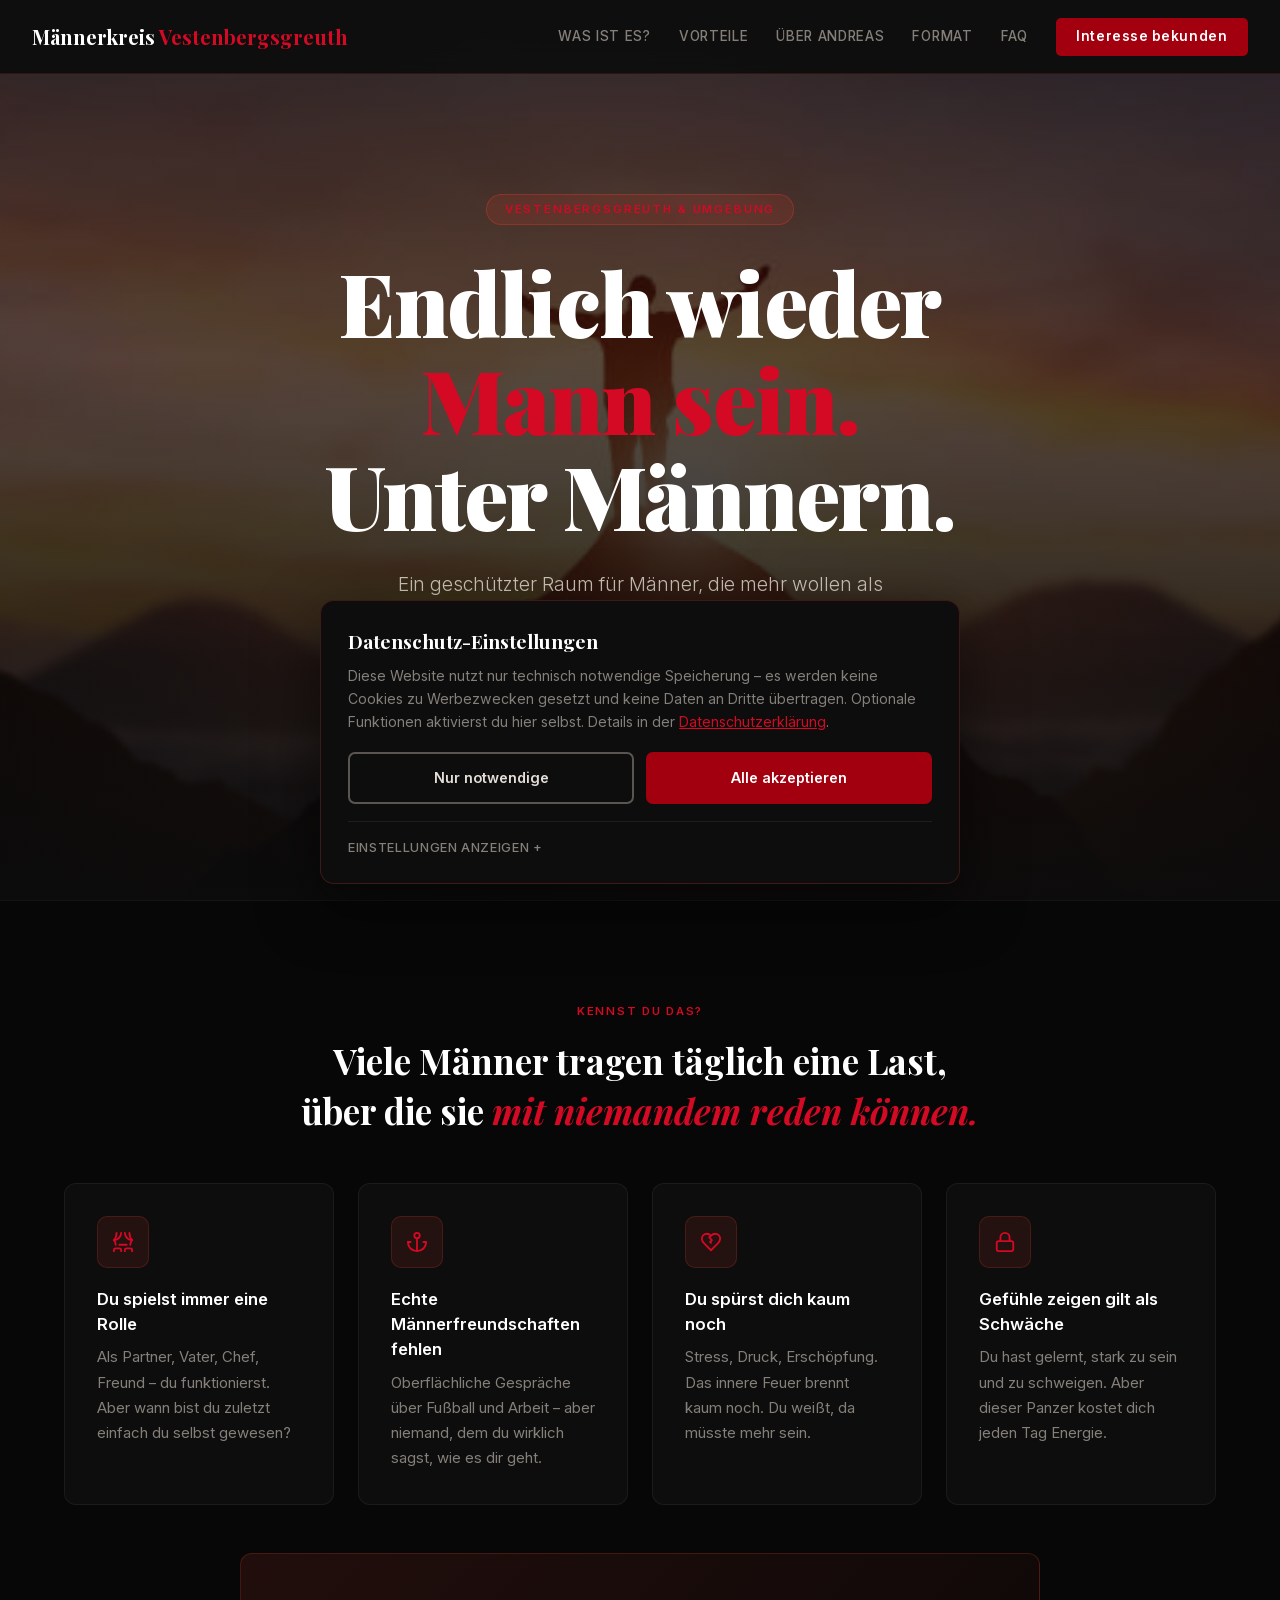
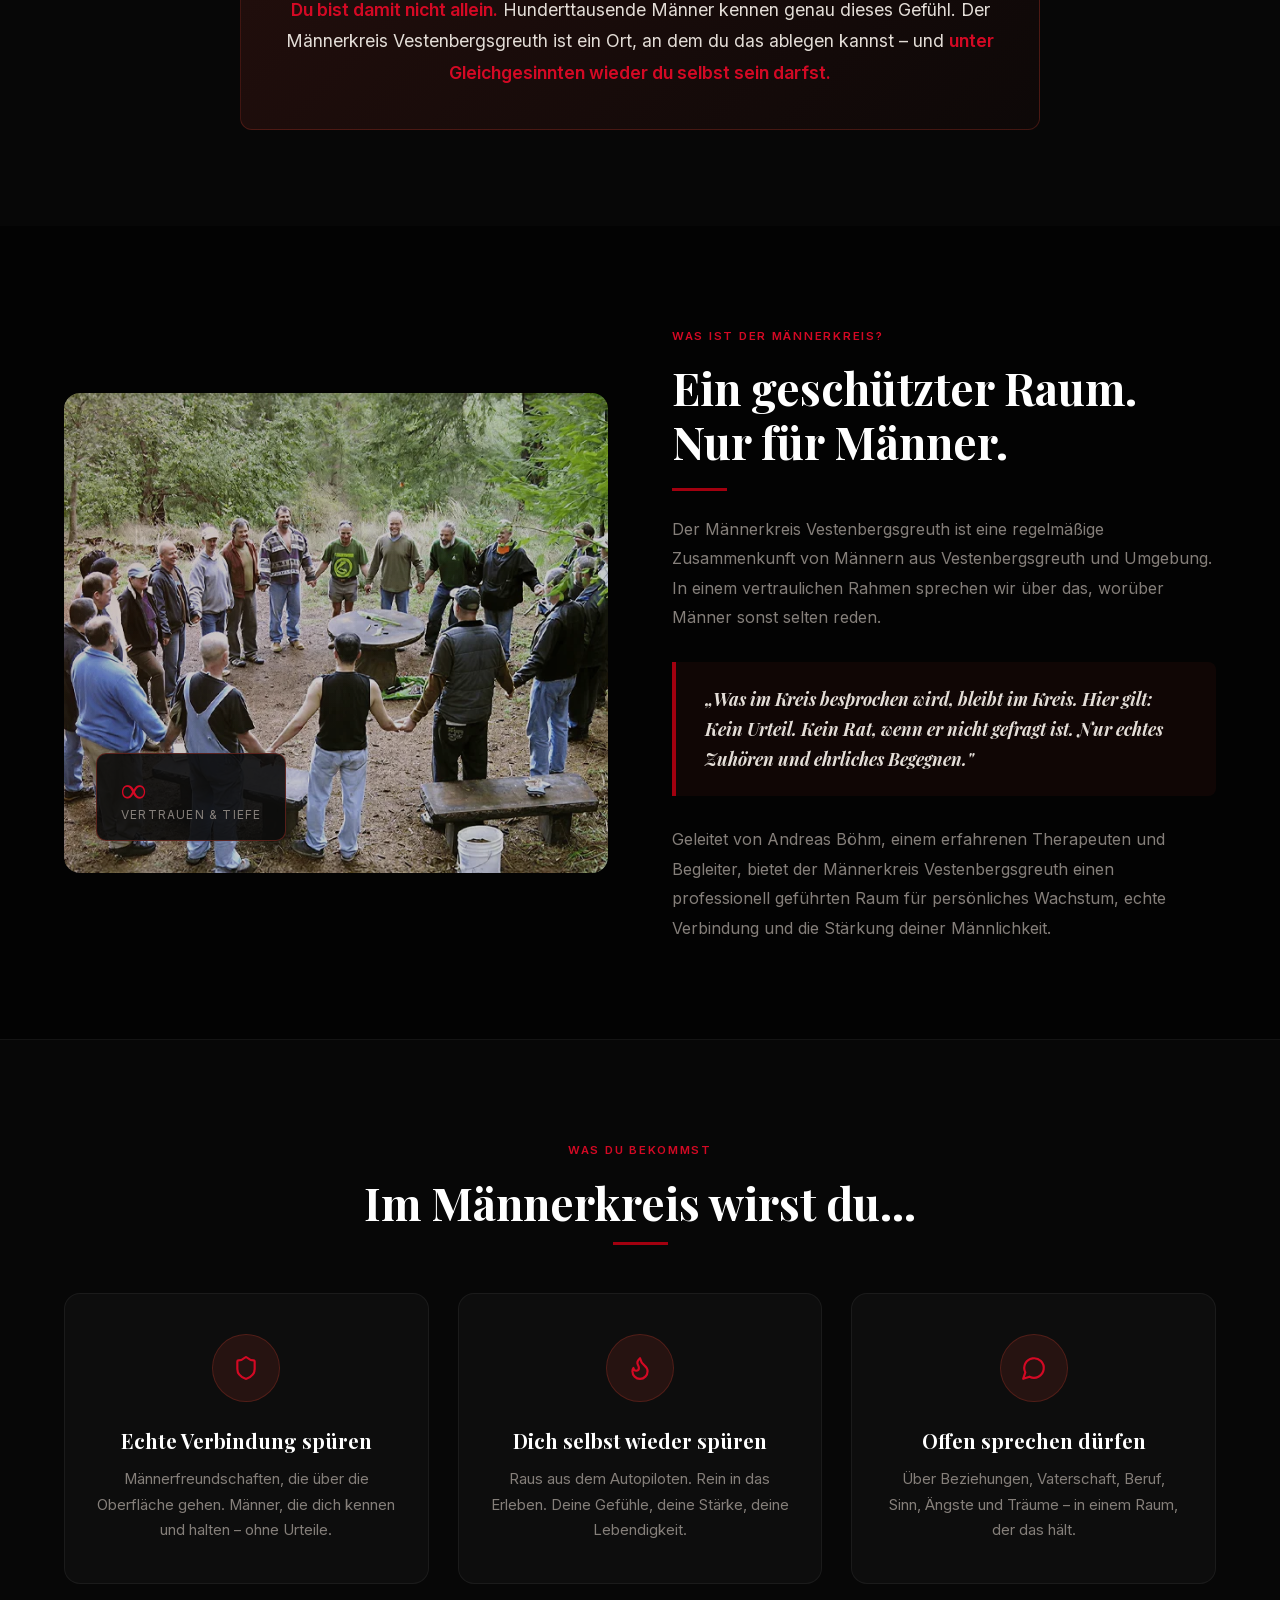
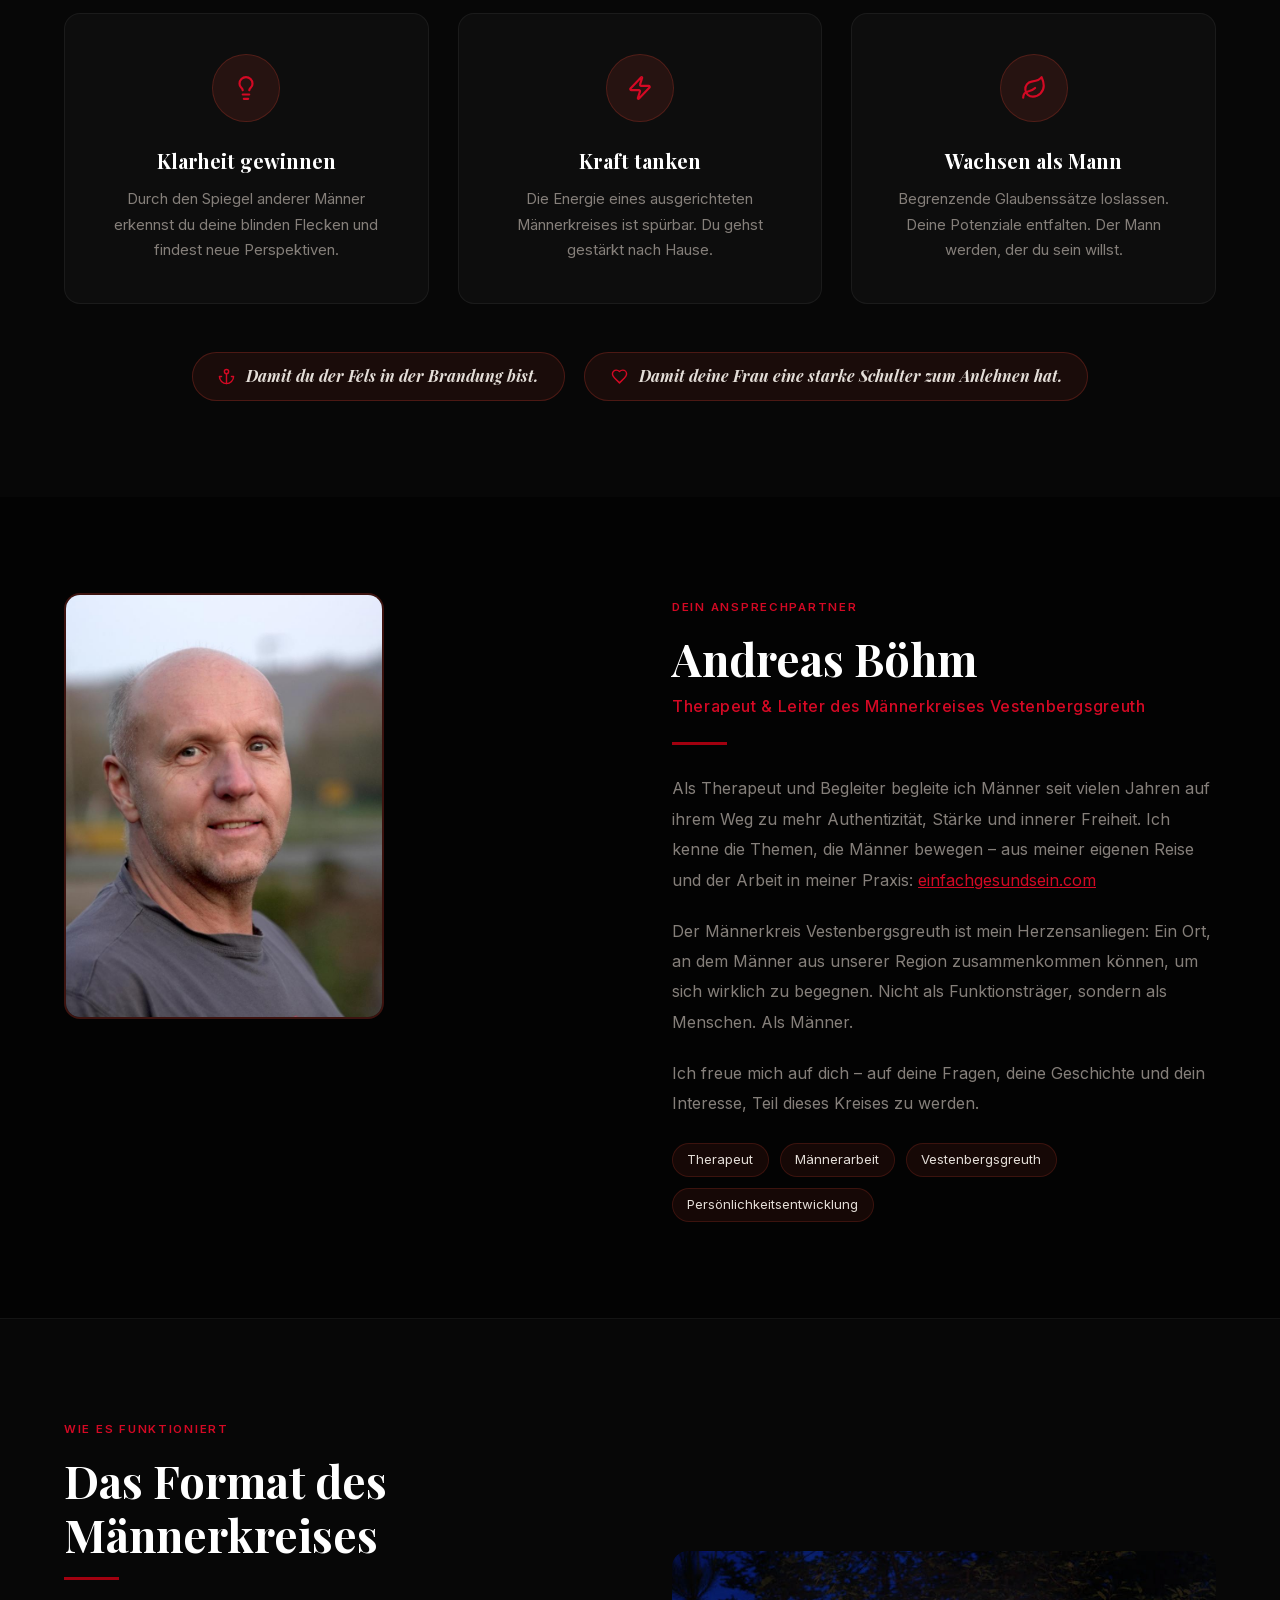
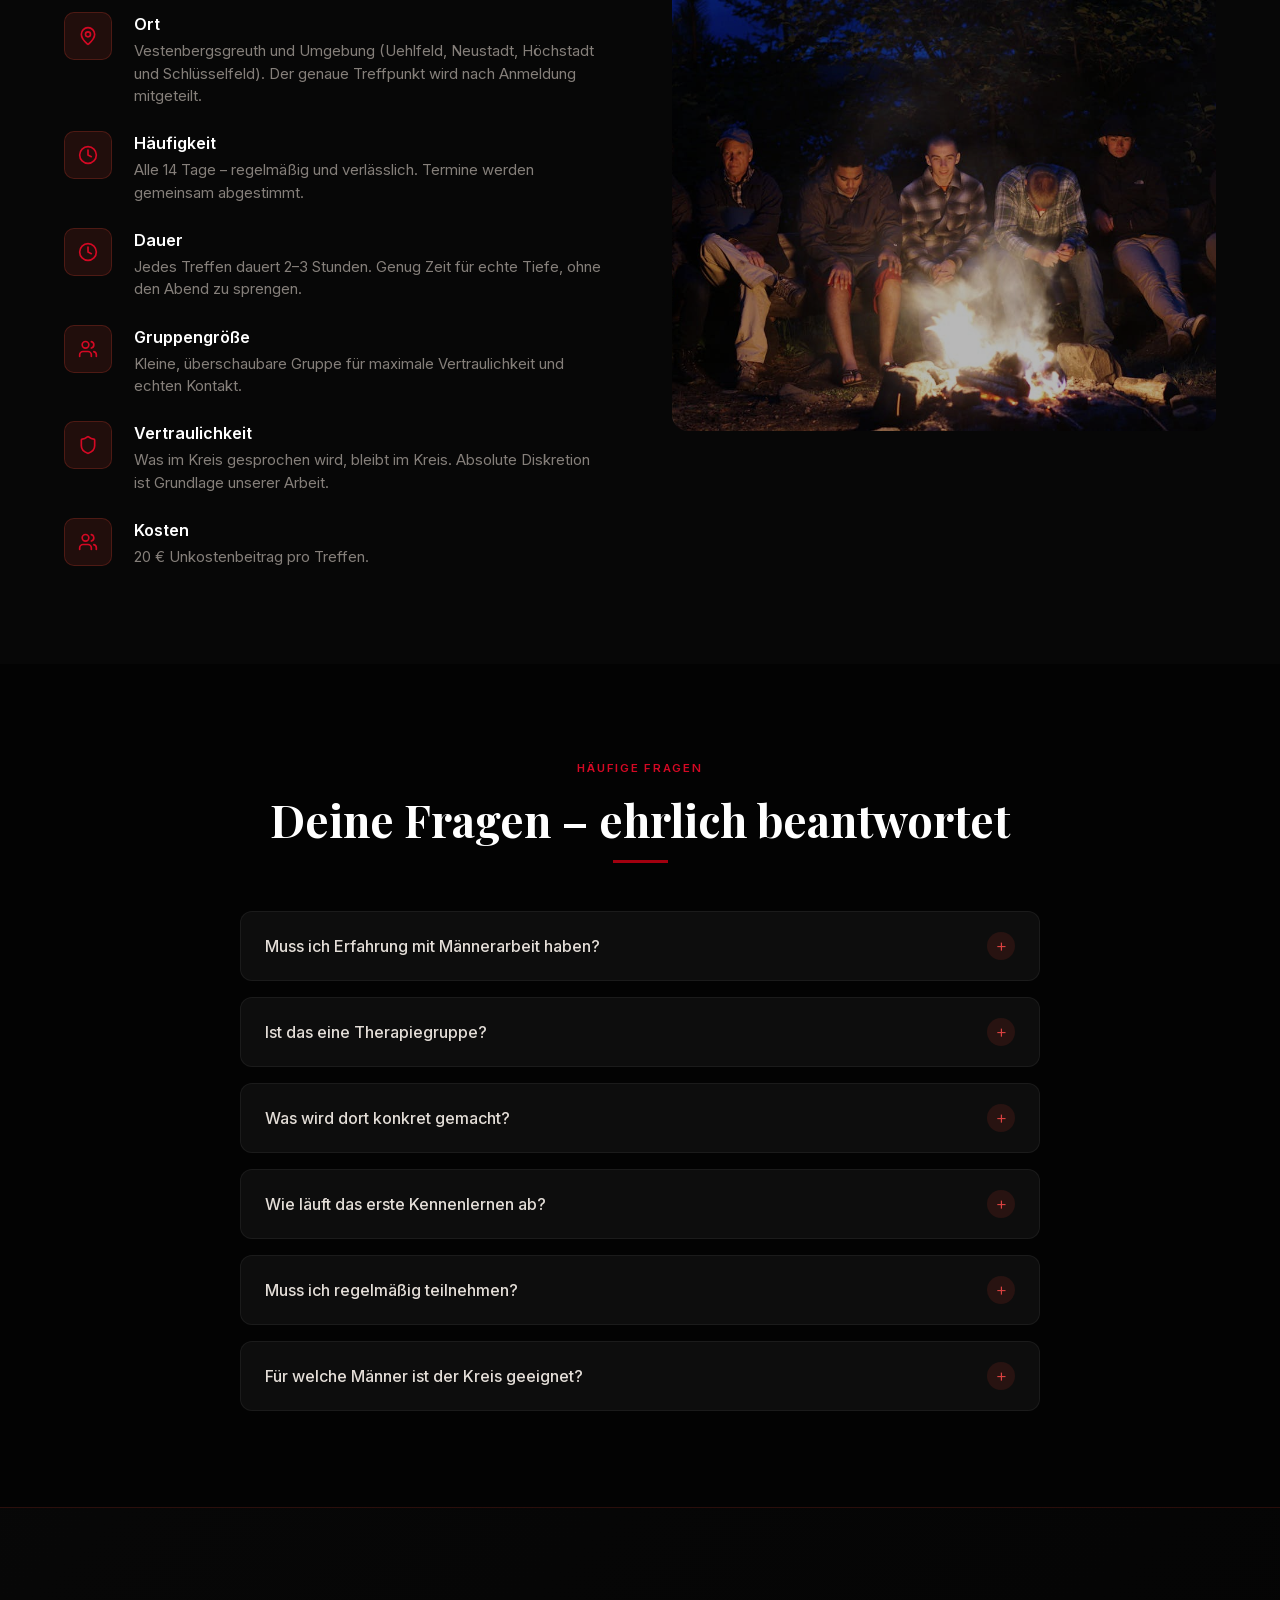
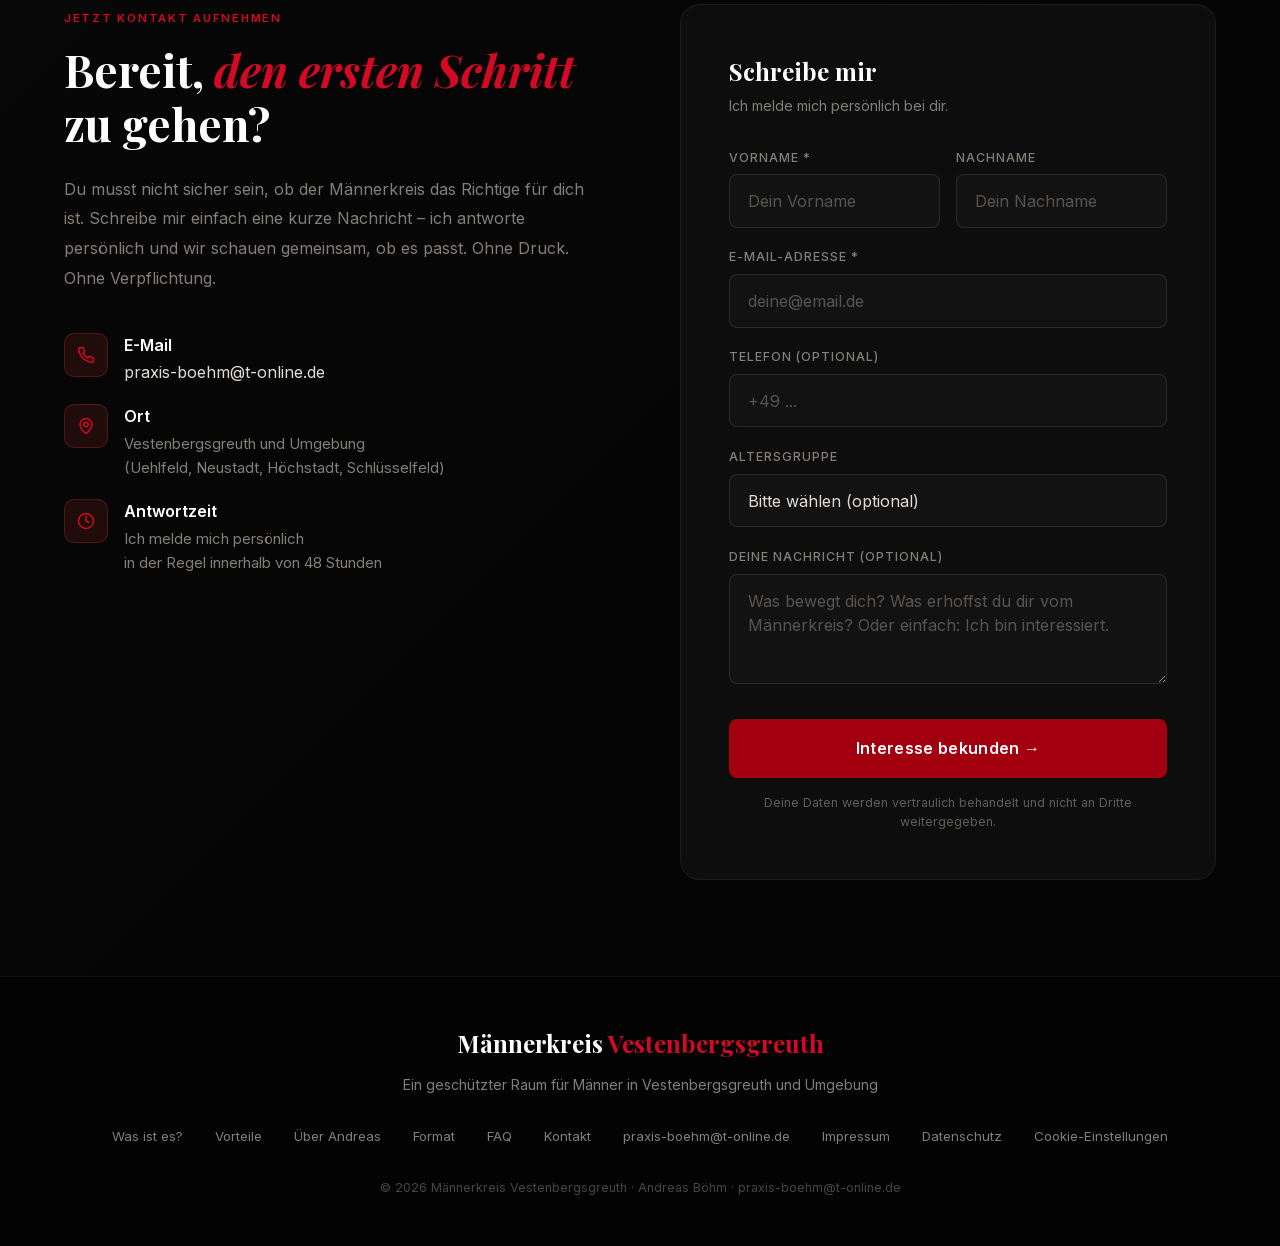
<file: index.html>
<!doctype html>
<html lang="de">
  <head>
    <meta charset="UTF-8" />
    <meta name="viewport" content="width=device-width, initial-scale=1.0, maximum-scale=1" />
    <title>Männerkreis Vestenbergsgreuth – Dein Raum als Mann</title>
    <meta name="description" content="Der Männerkreis Vestenbergsgreuth – ein geschützter Raum für Männer in Vestenbergsgreuth und Umgebung. Ehrlicher Austausch, echte Verbindung, persönliches Wachstum. Geleitet von Andreas Böhm." />
    <meta name="keywords" content="Männerkreis Vestenbergsgreuth, Männergruppe Vestenbergsgreuth, Männerarbeit Franken, Andreas Böhm, Männer Gemeinschaft" />
    <meta property="og:title" content="Männerkreis Vestenbergsgreuth – Dein Raum als Mann" />
    <meta property="og:description" content="Ein geschützter Raum für Männer in Vestenbergsgreuth und Umgebung. Ehrlicher Austausch. Echte Verbindung. Persönliches Wachstum." />
    <meta property="og:type" content="website" />
    <link rel="canonical" href="https://maennerkreis.org/" />
    <link rel="icon" type="image/svg+xml" href="favicon.svg" />
    <link rel="preload" href="assets/fonts/inter-normal.woff2" as="font" type="font/woff2" crossorigin />
    <link rel="preload" href="assets/fonts/playfair-display-normal.woff2" as="font" type="font/woff2" crossorigin />
    <link rel="stylesheet" href="assets/fonts.css" />
    <link rel="stylesheet" href="assets/styles.css" />
    <link rel="stylesheet" href="assets/interactions.css" />
    <link rel="stylesheet" href="assets/consent.css" />
  </head>
  <body>
<div style="background: oklch(0.1 0 0); color: oklch(0.9 0.01 65); font-family: Inter, sans-serif; overflow-x: hidden;"><nav style="position: fixed; top: 0px; left: 0px; right: 0px; z-index: 1000; padding: 1.1rem 2rem; display: flex; align-items: center; justify-content: space-between; background: rgba(13, 13, 13, 0.93); backdrop-filter: blur(12px); border-bottom: 1px solid rgba(192, 57, 43, 0.18);"><a href="#hero" style="font-family: &quot;Playfair Display&quot;, serif; font-size: 1.25rem; font-weight: 700; color: white; text-decoration: none;">Männerkreis <span style="color: oklch(0.55 0.22 25);">Vestenbergsgreuth</span></a><div class="hidden md:flex items-center gap-7"><a href="#was-ist-es" style="color: oklch(0.6 0.01 65); text-decoration: none; font-size: 0.85rem; font-weight: 500; letter-spacing: 0.05em; text-transform: uppercase; transition: color 0.3s;" class="nav-link">Was ist es?</a><a href="#vorteile" style="color: oklch(0.6 0.01 65); text-decoration: none; font-size: 0.85rem; font-weight: 500; letter-spacing: 0.05em; text-transform: uppercase; transition: color 0.3s;" class="nav-link">Vorteile</a><a href="#ueber-uns" style="color: oklch(0.6 0.01 65); text-decoration: none; font-size: 0.85rem; font-weight: 500; letter-spacing: 0.05em; text-transform: uppercase; transition: color 0.3s;" class="nav-link">Über Andreas</a><a href="#format" style="color: oklch(0.6 0.01 65); text-decoration: none; font-size: 0.85rem; font-weight: 500; letter-spacing: 0.05em; text-transform: uppercase; transition: color 0.3s;" class="nav-link">Format</a><a href="#faq" style="color: oklch(0.6 0.01 65); text-decoration: none; font-size: 0.85rem; font-weight: 500; letter-spacing: 0.05em; text-transform: uppercase; transition: color 0.3s;" class="nav-link">FAQ</a><a href="#kontakt" style="background: oklch(0.44 0.19 25); color: white; padding: 0.55rem 1.3rem; border-radius: 5px; text-decoration: none; font-size: 0.85rem; font-weight: 600; letter-spacing: 0.04em; transition: background 0.3s;" class="btn-nav-cta">Interesse bekunden</a></div><button class="md:hidden menu-btn" style="background: none; border-width: medium; border-style: none; border-color: currentcolor; border-image: none; color: oklch(0.9 0.01 65); padding: 4px;" id="menu-open" aria-label="Menü öffnen"><svg xmlns="http://www.w3.org/2000/svg" width="24" height="24" viewBox="0 0 24 24" fill="none" stroke="currentColor" stroke-width="2" stroke-linecap="round" stroke-linejoin="round" class="lucide lucide-menu"><line x1="4" x2="20" y1="12" y2="12"></line><line x1="4" x2="20" y1="6" y2="6"></line><line x1="4" x2="20" y1="18" y2="18"></line></svg></button></nav><div id="mobile-menu" style="position: fixed; inset: 0px; background: rgba(13, 13, 13, 0.98); z-index: 1100; display: none; flex-direction: column; align-items: center; justify-content: center; gap: 2rem;"><button id="menu-close" type="button" aria-label="Menü schließen" style="position: absolute; top: 1.5rem; right: 2rem; background: none; border: none; color: oklch(0.9 0.01 65); font-size: 1.8rem;"><svg xmlns="http://www.w3.org/2000/svg" width="28" height="28" viewBox="0 0 24 24" fill="none" stroke="currentColor" stroke-width="2" stroke-linecap="round" stroke-linejoin="round" class="lucide lucide-x"><path d="M18 6 6 18"></path><path d="m6 6 12 12"></path></svg></button><a href="#was-ist-es" class="mobile-menu-link" style="color: white; text-decoration: none; font-size: 1.5rem; font-weight: 500;">Was ist es?</a><a href="#vorteile" class="mobile-menu-link" style="color: white; text-decoration: none; font-size: 1.5rem; font-weight: 500;">Vorteile</a><a href="#ueber-uns" class="mobile-menu-link" style="color: white; text-decoration: none; font-size: 1.5rem; font-weight: 500;">Über Andreas</a><a href="#format" class="mobile-menu-link" style="color: white; text-decoration: none; font-size: 1.5rem; font-weight: 500;">Format</a><a href="#faq" class="mobile-menu-link" style="color: white; text-decoration: none; font-size: 1.5rem; font-weight: 500;">FAQ</a><a href="#kontakt" class="mobile-menu-link" style="color: oklch(0.55 0.22 25); text-decoration: none; font-size: 1.5rem; font-weight: 600;">Interesse bekunden</a></div><section id="hero" style="min-height: 100vh; position: relative; display: flex; align-items: center; justify-content: center; text-align: center; overflow: hidden;"><div style="position: absolute; inset: 0px; background-image: url(&quot;images/hero-maenner.jpg&quot;); background-size: cover; background-position: center 30%; filter: brightness(0.32) saturate(0.75);" class="hero-bg"></div><div style="position: absolute; inset: 0px; background: linear-gradient(rgba(13, 13, 13, 0.2) 0%, rgba(192, 57, 43, 0.06) 40%, rgba(13, 13, 13, 0.88) 100%);"></div><div style="position: relative; z-index: 2; max-width: 860px; padding: 6rem 2rem 2rem;"><div class="fade-up" style="display: inline-block; background: rgba(192, 57, 43, 0.18); border: 1px solid rgba(192, 57, 43, 0.45); color: oklch(0.55 0.22 25); font-size: 0.72rem; font-weight: 600; letter-spacing: 0.16em; text-transform: uppercase; padding: 0.38rem 1.1rem; border-radius: 50px; margin-bottom: 1.8rem;">Vestenbergsgreuth &amp; Umgebung</div><h1 class="fade-up fade-up-delay-1" style="font-family: &quot;Playfair Display&quot;, serif; font-size: clamp(2.8rem, 7vw, 5.5rem); font-weight: 900; line-height: 1.1; color: white; margin-bottom: 1.4rem; letter-spacing: -0.02em;">Endlich wieder<br><em style="font-style: normal; color: oklch(0.55 0.22 25);">Mann sein.</em><br>Unter Männern.</h1><p class="fade-up fade-up-delay-2" style="font-size: clamp(1rem, 2.5vw, 1.2rem); color: rgba(232, 224, 213, 0.85); max-width: 600px; margin: 0px auto 2.5rem; font-weight: 300; line-height: 1.8;">Ein geschützter Raum für Männer, die mehr wollen als Funktionieren. Ehrlicher Austausch. Echte Verbindung. Persönliches Wachstum.</p><div class="fade-up fade-up-delay-3" style="display: flex; gap: 1rem; justify-content: center; flex-wrap: wrap;"><a href="#kontakt" style="display: inline-flex; align-items: center; gap: 0.5rem; background: oklch(0.44 0.19 25); color: white; padding: 1rem 2.2rem; border-radius: 6px; text-decoration: none; font-weight: 600; font-size: 1rem; border: 2px solid oklch(0.44 0.19 25); transition: 0.3s;" class="btn-primary"><svg xmlns="http://www.w3.org/2000/svg" width="17" height="17" viewBox="0 0 24 24" fill="none" stroke="currentColor" stroke-width="2" stroke-linecap="round" stroke-linejoin="round" class="lucide lucide-phone"><path d="M22 16.92v3a2 2 0 0 1-2.18 2 19.79 19.79 0 0 1-8.63-3.07 19.5 19.5 0 0 1-6-6 19.79 19.79 0 0 1-3.07-8.67A2 2 0 0 1 4.11 2h3a2 2 0 0 1 2 1.72 12.84 12.84 0 0 0 .7 2.81 2 2 0 0 1-.45 2.11L8.09 9.91a16 16 0 0 0 6 6l1.27-1.27a2 2 0 0 1 2.11-.45 12.84 12.84 0 0 0 2.81.7A2 2 0 0 1 22 16.92z"></path></svg> Interesse bekunden</a><a href="#was-ist-es" style="display: inline-flex; align-items: center; gap: 0.5rem; background: transparent; color: oklch(0.9 0.01 65); padding: 1rem 2.2rem; border-radius: 6px; text-decoration: none; font-weight: 500; font-size: 1rem; border: 2px solid rgba(232, 224, 213, 0.3); transition: 0.3s;" class="btn-ghost">Mehr erfahren</a></div></div><div style="position: absolute; bottom: 2.5rem; left: 50%; transform: translateX(-50%); display: flex; flex-direction: column; align-items: center; gap: 0.4rem; color: oklch(0.6 0.01 65); font-size: 0.72rem; letter-spacing: 0.1em; text-transform: uppercase; animation: 2s ease 0s infinite normal none running bounce;"><svg xmlns="http://www.w3.org/2000/svg" width="18" height="18" viewBox="0 0 24 24" fill="none" stroke="currentColor" stroke-width="2" stroke-linecap="round" stroke-linejoin="round" class="lucide lucide-chevron-down"><path d="m6 9 6 6 6-6"></path></svg></div><style>@keyframes bounce { 0%,100%{transform:translateX(-50%) translateY(0)} 50%{transform:translateX(-50%) translateY(6px)} }</style></section><section style="padding: 6rem 2rem; background: oklch(0.13 0 0); border-top: 1px solid rgba(255, 255, 255, 0.05);"><div class="container" style="text-align: center;"><p class="fade-up" style="display: inline-block; font-size: 0.72rem; font-weight: 600; letter-spacing: 0.15em; text-transform: uppercase; color: oklch(0.55 0.22 25); margin-bottom: 1rem;">Kennst du das?</p><h2 class="fade-up fade-up-delay-1" style="font-family: &quot;Playfair Display&quot;, serif; font-size: clamp(1.5rem, 3vw, 2.2rem); color: white; margin-bottom: 3rem; line-height: 1.4;">Viele Männer tragen täglich eine Last,<br>über die sie <em style="font-style: italic; color: oklch(0.55 0.22 25);">mit niemandem reden können.</em></h2><div style="display: grid; grid-template-columns: repeat(auto-fit, minmax(270px, 1fr)); gap: 1.5rem; margin-bottom: 3rem;"><div class="fade-up fade-up-delay-1 card-sm" style="background: oklch(0.16 0 0); border: 1px solid rgba(255, 255, 255, 0.06); border-radius: 12px; padding: 2rem; text-align: left; transition: 0.3s; cursor: default;"><div style="width: 52px; height: 52px; background: rgba(192, 57, 43, 0.12); border: 1px solid rgba(192, 57, 43, 0.25); border-radius: 10px; display: flex; align-items: center; justify-content: center; margin-bottom: 1.2rem;"><svg xmlns="http://www.w3.org/2000/svg" width="22" height="22" viewBox="0 0 24 24" fill="none" stroke="oklch(0.55 0.22 25)" stroke-width="2" stroke-linecap="round" stroke-linejoin="round" class="lucide lucide-theater"><path d="M2 10s3-3 3-8"></path><path d="M22 10s-3-3-3-8"></path><path d="M10 2c0 4.4-3.6 8-8 8"></path><path d="M14 2c0 4.4 3.6 8 8 8"></path><path d="M2 10s2 2 2 5"></path><path d="M22 10s-2 2-2 5"></path><path d="M8 15h8"></path><path d="M2 22v-1a2 2 0 0 1 2-2h4a2 2 0 0 1 2 2v1"></path><path d="M14 22v-1a2 2 0 0 1 2-2h4a2 2 0 0 1 2 2v1"></path></svg></div><h3 style="font-size: 1.05rem; font-weight: 600; color: white; margin-bottom: 0.5rem;">Du spielst immer eine Rolle</h3><p style="font-size: 0.93rem; color: oklch(0.6 0.01 65); line-height: 1.7;">Als Partner, Vater, Chef, Freund – du funktionierst. Aber wann bist du zuletzt einfach du selbst gewesen?</p></div><div class="fade-up fade-up-delay-2 card-sm" style="background: oklch(0.16 0 0); border: 1px solid rgba(255, 255, 255, 0.06); border-radius: 12px; padding: 2rem; text-align: left; transition: 0.3s; cursor: default;"><div style="width: 52px; height: 52px; background: rgba(192, 57, 43, 0.12); border: 1px solid rgba(192, 57, 43, 0.25); border-radius: 10px; display: flex; align-items: center; justify-content: center; margin-bottom: 1.2rem;"><svg xmlns="http://www.w3.org/2000/svg" width="22" height="22" viewBox="0 0 24 24" fill="none" stroke="oklch(0.55 0.22 25)" stroke-width="2" stroke-linecap="round" stroke-linejoin="round" class="lucide lucide-anchor"><path d="M12 22V8"></path><path d="M5 12H2a10 10 0 0 0 20 0h-3"></path><circle cx="12" cy="5" r="3"></circle></svg></div><h3 style="font-size: 1.05rem; font-weight: 600; color: white; margin-bottom: 0.5rem;">Echte Männerfreundschaften fehlen</h3><p style="font-size: 0.93rem; color: oklch(0.6 0.01 65); line-height: 1.7;">Oberflächliche Gespräche über Fußball und Arbeit – aber niemand, dem du wirklich sagst, wie es dir geht.</p></div><div class="fade-up fade-up-delay-3 card-sm" style="background: oklch(0.16 0 0); border: 1px solid rgba(255, 255, 255, 0.06); border-radius: 12px; padding: 2rem; text-align: left; transition: 0.3s; cursor: default;"><div style="width: 52px; height: 52px; background: rgba(192, 57, 43, 0.12); border: 1px solid rgba(192, 57, 43, 0.25); border-radius: 10px; display: flex; align-items: center; justify-content: center; margin-bottom: 1.2rem;"><svg xmlns="http://www.w3.org/2000/svg" width="22" height="22" viewBox="0 0 24 24" fill="none" stroke="oklch(0.55 0.22 25)" stroke-width="2" stroke-linecap="round" stroke-linejoin="round" class="lucide lucide-heart-crack"><path d="M19 14c1.49-1.46 3-3.21 3-5.5A5.5 5.5 0 0 0 16.5 3c-1.76 0-3 .5-4.5 2-1.5-1.5-2.74-2-4.5-2A5.5 5.5 0 0 0 2 8.5c0 2.3 1.5 4.05 3 5.5l7 7Z"></path><path d="m12 13-1-1 2-2-3-3 2-2"></path></svg></div><h3 style="font-size: 1.05rem; font-weight: 600; color: white; margin-bottom: 0.5rem;">Du spürst dich kaum noch</h3><p style="font-size: 0.93rem; color: oklch(0.6 0.01 65); line-height: 1.7;">Stress, Druck, Erschöpfung. Das innere Feuer brennt kaum noch. Du weißt, da müsste mehr sein.</p></div><div class="fade-up fade-up-delay-4 card-sm" style="background: oklch(0.16 0 0); border: 1px solid rgba(255, 255, 255, 0.06); border-radius: 12px; padding: 2rem; text-align: left; transition: 0.3s; cursor: default;"><div style="width: 52px; height: 52px; background: rgba(192, 57, 43, 0.12); border: 1px solid rgba(192, 57, 43, 0.25); border-radius: 10px; display: flex; align-items: center; justify-content: center; margin-bottom: 1.2rem;"><svg xmlns="http://www.w3.org/2000/svg" width="22" height="22" viewBox="0 0 24 24" fill="none" stroke="oklch(0.55 0.22 25)" stroke-width="2" stroke-linecap="round" stroke-linejoin="round" class="lucide lucide-lock"><rect width="18" height="11" x="3" y="11" rx="2" ry="2"></rect><path d="M7 11V7a5 5 0 0 1 10 0v4"></path></svg></div><h3 style="font-size: 1.05rem; font-weight: 600; color: white; margin-bottom: 0.5rem;">Gefühle zeigen gilt als Schwäche</h3><p style="font-size: 0.93rem; color: oklch(0.6 0.01 65); line-height: 1.7;">Du hast gelernt, stark zu sein und zu schweigen. Aber dieser Panzer kostet dich jeden Tag Energie.</p></div></div><div class="fade-up" style="background: linear-gradient(135deg, rgba(192, 57, 43, 0.14), rgba(192, 57, 43, 0.04)); border: 1px solid rgba(192, 57, 43, 0.28); border-radius: 12px; padding: 2.5rem; font-size: 1.1rem; color: oklch(0.9 0.01 65); line-height: 1.8; max-width: 800px; margin: 0px auto;"><strong style="color: oklch(0.55 0.22 25);">Du bist damit nicht allein.</strong> Hunderttausende Männer kennen genau dieses Gefühl. Der Männerkreis Vestenbergsgreuth ist ein Ort, an dem du das ablegen kannst – und <strong style="color: oklch(0.55 0.22 25);">unter Gleichgesinnten wieder du selbst sein darfst.</strong></div></div></section><section id="was-ist-es" style="padding: 6rem 2rem; background: oklch(0.1 0 0);"><div class="container"><div style="display: grid; grid-template-columns: repeat(auto-fit, minmax(300px, 1fr)); gap: 4rem; align-items: center;"><div class="fade-up" style="position: relative; border-radius: 16px; overflow: hidden;"><img loading="lazy" decoding="async" alt="Männer im Kreis" src="images/maenner-im-kreis.webp" style="width: 100%; height: 480px; object-fit: cover; display: block; filter: brightness(0.82) saturate(0.85);"><div style="position: absolute; inset: 0px; background: linear-gradient(135deg, rgba(192, 57, 43, 0.14) 0%, transparent 60%);"></div><div style="position: absolute; bottom: 2rem; left: 2rem; background: rgba(13, 13, 13, 0.9); border: 1px solid rgba(192, 57, 43, 0.4); border-radius: 10px; padding: 1rem 1.5rem;"><div style="font-family: &quot;Playfair Display&quot;, serif; font-size: 2.2rem; font-weight: 900; color: oklch(0.55 0.22 25); line-height: 1;">∞</div><div style="font-size: 0.75rem; color: oklch(0.6 0.01 65); text-transform: uppercase; letter-spacing: 0.1em;">Vertrauen &amp; Tiefe</div></div></div><div class="fade-up fade-up-delay-2"><p style="display: inline-block; font-size: 0.72rem; font-weight: 600; letter-spacing: 0.15em; text-transform: uppercase; color: oklch(0.55 0.22 25); margin-bottom: 1rem;">Was ist der Männerkreis?</p><h2 style="font-family: &quot;Playfair Display&quot;, serif; font-size: clamp(2rem, 4vw, 2.8rem); font-weight: 700; color: white; line-height: 1.2; margin-bottom: 1.2rem;">Ein geschützter Raum.<br>Nur für Männer.</h2><div style="width: 55px; height: 3px; background: oklch(0.44 0.19 25); margin-bottom: 1.5rem;"></div><p style="font-size: 1rem; color: oklch(0.6 0.01 65); line-height: 1.85; margin-bottom: 1.5rem;">Der Männerkreis Vestenbergsgreuth ist eine regelmäßige Zusammenkunft von Männern aus Vestenbergsgreuth und Umgebung. In einem vertraulichen Rahmen sprechen wir über das, worüber Männer sonst selten reden.</p><div style="margin: 1.8rem 0px; padding: 1.4rem 1.8rem; border-left: 4px solid oklch(0.44 0.19 25); background: rgba(192, 57, 43, 0.07); border-radius: 0px 8px 8px 0px;"><p style="font-family: &quot;Playfair Display&quot;, serif; font-size: 1.1rem; font-style: italic; color: oklch(0.9 0.01 65); line-height: 1.7;">„Was im Kreis besprochen wird, bleibt im Kreis. Hier gilt: Kein Urteil. Kein Rat, wenn er nicht gefragt ist. Nur echtes Zuhören und ehrliches Begegnen."</p></div><p style="font-size: 1rem; color: oklch(0.6 0.01 65); line-height: 1.85;">Geleitet von Andreas Böhm, einem erfahrenen Therapeuten und Begleiter, bietet der Männerkreis Vestenbergsgreuth einen professionell geführten Raum für persönliches Wachstum, echte Verbindung und die Stärkung deiner Männlichkeit.</p></div></div></div></section><section id="vorteile" style="padding: 6rem 2rem; background: oklch(0.13 0 0); border-top: 1px solid rgba(255, 255, 255, 0.05);"><div class="container" style="text-align: center;"><p class="fade-up" style="display: inline-block; font-size: 0.72rem; font-weight: 600; letter-spacing: 0.15em; text-transform: uppercase; color: oklch(0.55 0.22 25); margin-bottom: 1rem;">Was du bekommst</p><h2 class="fade-up fade-up-delay-1" style="font-family: &quot;Playfair Display&quot;, serif; font-size: clamp(2rem, 4vw, 2.8rem); font-weight: 700; color: white; line-height: 1.2; margin-bottom: 0.8rem;">Im Männerkreis wirst du…</h2><div class="fade-up fade-up-delay-2" style="width: 55px; height: 3px; background: oklch(0.44 0.19 25); margin: 0px auto 3rem;"></div><div style="display: grid; grid-template-columns: repeat(auto-fit, minmax(290px, 1fr)); gap: 1.8rem;"><div class="fade-up fade-up-delay-1 card-lg" style="background: oklch(0.16 0 0); border: 1px solid rgba(255, 255, 255, 0.06); border-radius: 16px; padding: 2.5rem 2rem; text-align: center; transition: 0.3s;"><div style="width: 68px; height: 68px; background: rgba(192, 57, 43, 0.14); border: 1px solid rgba(192, 57, 43, 0.28); border-radius: 50%; display: flex; align-items: center; justify-content: center; margin: 0px auto 1.5rem;"><svg xmlns="http://www.w3.org/2000/svg" width="26" height="26" viewBox="0 0 24 24" fill="none" stroke="oklch(0.55 0.22 25)" stroke-width="2" stroke-linecap="round" stroke-linejoin="round" class="lucide lucide-shield"><path d="M20 13c0 5-3.5 7.5-7.66 8.95a1 1 0 0 1-.67-.01C7.5 20.5 4 18 4 13V6a1 1 0 0 1 1-1c2 0 4.5-1.2 6.24-2.72a1.17 1.17 0 0 1 1.52 0C14.51 3.81 17 5 19 5a1 1 0 0 1 1 1z"></path></svg></div><h3 style="font-family: &quot;Playfair Display&quot;, serif; font-size: 1.25rem; color: white; margin-bottom: 0.7rem;">Echte Verbindung spüren</h3><p style="font-size: 0.93rem; color: oklch(0.6 0.01 65); line-height: 1.7;">Männerfreundschaften, die über die Oberfläche gehen. Männer, die dich kennen und halten – ohne Urteile.</p></div><div class="fade-up fade-up-delay-2 card-lg" style="background: oklch(0.16 0 0); border: 1px solid rgba(255, 255, 255, 0.06); border-radius: 16px; padding: 2.5rem 2rem; text-align: center; transition: 0.3s;"><div style="width: 68px; height: 68px; background: rgba(192, 57, 43, 0.14); border: 1px solid rgba(192, 57, 43, 0.28); border-radius: 50%; display: flex; align-items: center; justify-content: center; margin: 0px auto 1.5rem;"><svg xmlns="http://www.w3.org/2000/svg" width="26" height="26" viewBox="0 0 24 24" fill="none" stroke="oklch(0.55 0.22 25)" stroke-width="2" stroke-linecap="round" stroke-linejoin="round" class="lucide lucide-flame"><path d="M8.5 14.5A2.5 2.5 0 0 0 11 12c0-1.38-.5-2-1-3-1.072-2.143-.224-4.054 2-6 .5 2.5 2 4.9 4 6.5 2 1.6 3 3.5 3 5.5a7 7 0 1 1-14 0c0-1.153.433-2.294 1-3a2.5 2.5 0 0 0 2.5 2.5z"></path></svg></div><h3 style="font-family: &quot;Playfair Display&quot;, serif; font-size: 1.25rem; color: white; margin-bottom: 0.7rem;">Dich selbst wieder spüren</h3><p style="font-size: 0.93rem; color: oklch(0.6 0.01 65); line-height: 1.7;">Raus aus dem Autopiloten. Rein in das Erleben. Deine Gefühle, deine Stärke, deine Lebendigkeit.</p></div><div class="fade-up fade-up-delay-3 card-lg" style="background: oklch(0.16 0 0); border: 1px solid rgba(255, 255, 255, 0.06); border-radius: 16px; padding: 2.5rem 2rem; text-align: center; transition: 0.3s;"><div style="width: 68px; height: 68px; background: rgba(192, 57, 43, 0.14); border: 1px solid rgba(192, 57, 43, 0.28); border-radius: 50%; display: flex; align-items: center; justify-content: center; margin: 0px auto 1.5rem;"><svg xmlns="http://www.w3.org/2000/svg" width="26" height="26" viewBox="0 0 24 24" fill="none" stroke="oklch(0.55 0.22 25)" stroke-width="2" stroke-linecap="round" stroke-linejoin="round" class="lucide lucide-message-circle"><path d="M7.9 20A9 9 0 1 0 4 16.1L2 22Z"></path></svg></div><h3 style="font-family: &quot;Playfair Display&quot;, serif; font-size: 1.25rem; color: white; margin-bottom: 0.7rem;">Offen sprechen dürfen</h3><p style="font-size: 0.93rem; color: oklch(0.6 0.01 65); line-height: 1.7;">Über Beziehungen, Vaterschaft, Beruf, Sinn, Ängste und Träume – in einem Raum, der das hält.</p></div><div class="fade-up fade-up-delay-1 card-lg" style="background: oklch(0.16 0 0); border: 1px solid rgba(255, 255, 255, 0.06); border-radius: 16px; padding: 2.5rem 2rem; text-align: center; transition: 0.3s;"><div style="width: 68px; height: 68px; background: rgba(192, 57, 43, 0.14); border: 1px solid rgba(192, 57, 43, 0.28); border-radius: 50%; display: flex; align-items: center; justify-content: center; margin: 0px auto 1.5rem;"><svg xmlns="http://www.w3.org/2000/svg" width="26" height="26" viewBox="0 0 24 24" fill="none" stroke="oklch(0.55 0.22 25)" stroke-width="2" stroke-linecap="round" stroke-linejoin="round" class="lucide lucide-lightbulb"><path d="M15 14c.2-1 .7-1.7 1.5-2.5 1-.9 1.5-2.2 1.5-3.5A6 6 0 0 0 6 8c0 1 .2 2.2 1.5 3.5.7.7 1.3 1.5 1.5 2.5"></path><path d="M9 18h6"></path><path d="M10 22h4"></path></svg></div><h3 style="font-family: &quot;Playfair Display&quot;, serif; font-size: 1.25rem; color: white; margin-bottom: 0.7rem;">Klarheit gewinnen</h3><p style="font-size: 0.93rem; color: oklch(0.6 0.01 65); line-height: 1.7;">Durch den Spiegel anderer Männer erkennst du deine blinden Flecken und findest neue Perspektiven.</p></div><div class="fade-up fade-up-delay-2 card-lg" style="background: oklch(0.16 0 0); border: 1px solid rgba(255, 255, 255, 0.06); border-radius: 16px; padding: 2.5rem 2rem; text-align: center; transition: 0.3s;"><div style="width: 68px; height: 68px; background: rgba(192, 57, 43, 0.14); border: 1px solid rgba(192, 57, 43, 0.28); border-radius: 50%; display: flex; align-items: center; justify-content: center; margin: 0px auto 1.5rem;"><svg xmlns="http://www.w3.org/2000/svg" width="26" height="26" viewBox="0 0 24 24" fill="none" stroke="oklch(0.55 0.22 25)" stroke-width="2" stroke-linecap="round" stroke-linejoin="round" class="lucide lucide-zap"><path d="M4 14a1 1 0 0 1-.78-1.63l9.9-10.2a.5.5 0 0 1 .86.46l-1.92 6.02A1 1 0 0 0 13 10h7a1 1 0 0 1 .78 1.63l-9.9 10.2a.5.5 0 0 1-.86-.46l1.92-6.02A1 1 0 0 0 11 14z"></path></svg></div><h3 style="font-family: &quot;Playfair Display&quot;, serif; font-size: 1.25rem; color: white; margin-bottom: 0.7rem;">Kraft tanken</h3><p style="font-size: 0.93rem; color: oklch(0.6 0.01 65); line-height: 1.7;">Die Energie eines ausgerichteten Männerkreises ist spürbar. Du gehst gestärkt nach Hause.</p></div><div class="fade-up fade-up-delay-3 card-lg" style="background: oklch(0.16 0 0); border: 1px solid rgba(255, 255, 255, 0.06); border-radius: 16px; padding: 2.5rem 2rem; text-align: center; transition: 0.3s;"><div style="width: 68px; height: 68px; background: rgba(192, 57, 43, 0.14); border: 1px solid rgba(192, 57, 43, 0.28); border-radius: 50%; display: flex; align-items: center; justify-content: center; margin: 0px auto 1.5rem;"><svg xmlns="http://www.w3.org/2000/svg" width="26" height="26" viewBox="0 0 24 24" fill="none" stroke="oklch(0.55 0.22 25)" stroke-width="2" stroke-linecap="round" stroke-linejoin="round" class="lucide lucide-leaf"><path d="M11 20A7 7 0 0 1 9.8 6.1C15.5 5 17 4.48 19 2c1 2 2 4.18 2 8 0 5.5-4.78 10-10 10Z"></path><path d="M2 21c0-3 1.85-5.36 5.08-6C9.5 14.52 12 13 13 12"></path></svg></div><h3 style="font-family: &quot;Playfair Display&quot;, serif; font-size: 1.25rem; color: white; margin-bottom: 0.7rem;">Wachsen als Mann</h3><p style="font-size: 0.93rem; color: oklch(0.6 0.01 65); line-height: 1.7;">Begrenzende Glaubenssätze loslassen. Deine Potenziale entfalten. Der Mann werden, der du sein willst.</p></div></div><div class="fade-up" style="margin-top: 3rem; display: flex; flex-wrap: wrap; justify-content: center; gap: 1.2rem;"><div style="display: inline-flex; align-items: center; gap: 0.7rem; background: rgba(192, 57, 43, 0.1); border: 1px solid rgba(192, 57, 43, 0.3); border-radius: 50px; padding: 0.7rem 1.6rem;"><svg xmlns="http://www.w3.org/2000/svg" width="17" height="17" viewBox="0 0 24 24" fill="none" stroke="oklch(0.55 0.22 25)" stroke-width="2" stroke-linecap="round" stroke-linejoin="round" class="lucide lucide-anchor"><path d="M12 22V8"></path><path d="M5 12H2a10 10 0 0 0 20 0h-3"></path><circle cx="12" cy="5" r="3"></circle></svg><span style="color: oklch(0.9 0.01 65); font-weight: 500; font-size: 1rem; font-family: &quot;Playfair Display&quot;, serif; font-style: italic;">Damit du der Fels in der Brandung bist.</span></div><div style="display: inline-flex; align-items: center; gap: 0.7rem; background: rgba(192, 57, 43, 0.1); border: 1px solid rgba(192, 57, 43, 0.3); border-radius: 50px; padding: 0.7rem 1.6rem;"><svg xmlns="http://www.w3.org/2000/svg" width="17" height="17" viewBox="0 0 24 24" fill="none" stroke="oklch(0.55 0.22 25)" stroke-width="2" stroke-linecap="round" stroke-linejoin="round" class="lucide lucide-heart"><path d="M19 14c1.49-1.46 3-3.21 3-5.5A5.5 5.5 0 0 0 16.5 3c-1.76 0-3 .5-4.5 2-1.5-1.5-2.74-2-4.5-2A5.5 5.5 0 0 0 2 8.5c0 2.3 1.5 4.05 3 5.5l7 7Z"></path></svg><span style="color: oklch(0.9 0.01 65); font-weight: 500; font-size: 1rem; font-family: &quot;Playfair Display&quot;, serif; font-style: italic;">Damit deine Frau eine starke Schulter zum Anlehnen hat.</span></div></div></div></section><section id="ueber-uns" style="padding: 6rem 2rem; background: oklch(0.1 0 0);"><div class="container"><div style="display: grid; grid-template-columns: repeat(auto-fit, minmax(280px, 1fr)); gap: 4rem; align-items: start;"><div class="fade-up" style="max-width: 320px;"><div style="width: 100%; aspect-ratio: 3 / 4; border-radius: 16px; overflow: hidden; border: 2px solid rgba(192, 57, 43, 0.3); position: relative;"><img loading="lazy" decoding="async" alt="Andreas Böhm" src="images/andreas-boehm.jpg" style="width: 100%; height: 100%; object-fit: cover; object-position: center top; display: block;"></div></div><div class="fade-up fade-up-delay-2"><p style="display: inline-block; font-size: 0.72rem; font-weight: 600; letter-spacing: 0.15em; text-transform: uppercase; color: oklch(0.55 0.22 25); margin-bottom: 1rem;">Dein Ansprechpartner</p><h2 style="font-family: &quot;Playfair Display&quot;, serif; font-size: clamp(2rem, 4vw, 2.8rem); font-weight: 700; color: white; line-height: 1.2; margin-bottom: 0.5rem;">Andreas Böhm</h2><p style="color: oklch(0.55 0.22 25); font-weight: 500; margin-bottom: 1.5rem; letter-spacing: 0.04em;">Therapeut &amp; Leiter des Männerkreises Vestenbergsgreuth</p><div style="width: 55px; height: 3px; background: oklch(0.44 0.19 25); margin-bottom: 1.8rem;"></div><p style="color: oklch(0.6 0.01 65); line-height: 1.9; margin-bottom: 1.3rem; font-size: 1rem;">Als Therapeut und Begleiter begleite ich Männer seit vielen Jahren auf ihrem Weg zu mehr Authentizität, Stärke und innerer Freiheit. Ich kenne die Themen, die Männer bewegen – aus meiner eigenen Reise und der Arbeit in meiner Praxis: <a href="https://www.einfachgesundsein.com/" target="_blank" rel="noopener noreferrer" style="color: oklch(0.55 0.22 25); text-decoration: underline;">einfachgesundsein.com</a></p><p style="color: oklch(0.6 0.01 65); line-height: 1.9; margin-bottom: 1.3rem; font-size: 1rem;">Der Männerkreis Vestenbergsgreuth ist mein Herzensanliegen: Ein Ort, an dem Männer aus unserer Region zusammenkommen können, um sich wirklich zu begegnen. Nicht als Funktionsträger, sondern als Menschen. Als Männer.</p><p style="color: oklch(0.6 0.01 65); line-height: 1.9; margin-bottom: 1.3rem; font-size: 1rem;">Ich freue mich auf dich – auf deine Fragen, deine Geschichte und dein Interesse, Teil dieses Kreises zu werden.</p><div style="display: flex; flex-wrap: wrap; gap: 0.7rem; margin-top: 1.5rem;"><span style="background: rgba(192, 57, 43, 0.1); border: 1px solid rgba(192, 57, 43, 0.22); color: oklch(0.9 0.01 65); font-size: 0.82rem; padding: 0.38rem 0.9rem; border-radius: 50px;">Therapeut</span><span style="background: rgba(192, 57, 43, 0.1); border: 1px solid rgba(192, 57, 43, 0.22); color: oklch(0.9 0.01 65); font-size: 0.82rem; padding: 0.38rem 0.9rem; border-radius: 50px;">Männerarbeit</span><span style="background: rgba(192, 57, 43, 0.1); border: 1px solid rgba(192, 57, 43, 0.22); color: oklch(0.9 0.01 65); font-size: 0.82rem; padding: 0.38rem 0.9rem; border-radius: 50px;">Vestenbergsgreuth</span><span style="background: rgba(192, 57, 43, 0.1); border: 1px solid rgba(192, 57, 43, 0.22); color: oklch(0.9 0.01 65); font-size: 0.82rem; padding: 0.38rem 0.9rem; border-radius: 50px;">Persönlichkeitsentwicklung</span></div></div></div></div></section><section id="format" style="padding: 6rem 2rem; background: oklch(0.13 0 0); border-top: 1px solid rgba(255, 255, 255, 0.05);"><div class="container"><div style="display: grid; grid-template-columns: repeat(auto-fit, minmax(300px, 1fr)); gap: 4rem; align-items: center;"><div class="fade-up"><p style="display: inline-block; font-size: 0.72rem; font-weight: 600; letter-spacing: 0.15em; text-transform: uppercase; color: oklch(0.55 0.22 25); margin-bottom: 1rem;">Wie es funktioniert</p><h2 style="font-family: &quot;Playfair Display&quot;, serif; font-size: clamp(2rem, 4vw, 2.8rem); font-weight: 700; color: white; line-height: 1.2; margin-bottom: 1rem;">Das Format des Männerkreises</h2><div style="width: 55px; height: 3px; background: oklch(0.44 0.19 25); margin-bottom: 2rem;"></div><div style="display: flex; flex-direction: column; gap: 1.5rem;"><div style="display: flex; gap: 1.4rem; align-items: flex-start;"><div style="width: 48px; height: 48px; min-width: 48px; background: rgba(192, 57, 43, 0.14); border: 1px solid rgba(192, 57, 43, 0.28); border-radius: 10px; display: flex; align-items: center; justify-content: center;"><svg xmlns="http://www.w3.org/2000/svg" width="20" height="20" viewBox="0 0 24 24" fill="none" stroke="oklch(0.55 0.22 25)" stroke-width="2" stroke-linecap="round" stroke-linejoin="round" class="lucide lucide-map-pin"><path d="M20 10c0 4.993-5.539 10.193-7.399 11.799a1 1 0 0 1-1.202 0C9.539 20.193 4 14.993 4 10a8 8 0 0 1 16 0"></path><circle cx="12" cy="10" r="3"></circle></svg></div><div><h4 style="font-weight: 600; color: white; margin-bottom: 0.25rem;">Ort</h4><p style="font-size: 0.93rem; color: oklch(0.6 0.01 65);">Vestenbergsgreuth und Umgebung (Uehlfeld, Neustadt, Höchstadt und Schlüsselfeld). Der genaue Treffpunkt wird nach Anmeldung mitgeteilt.</p></div></div><div style="display: flex; gap: 1.4rem; align-items: flex-start;"><div style="width: 48px; height: 48px; min-width: 48px; background: rgba(192, 57, 43, 0.14); border: 1px solid rgba(192, 57, 43, 0.28); border-radius: 10px; display: flex; align-items: center; justify-content: center;"><svg xmlns="http://www.w3.org/2000/svg" width="20" height="20" viewBox="0 0 24 24" fill="none" stroke="oklch(0.55 0.22 25)" stroke-width="2" stroke-linecap="round" stroke-linejoin="round" class="lucide lucide-clock"><circle cx="12" cy="12" r="10"></circle><polyline points="12 6 12 12 16 14"></polyline></svg></div><div><h4 style="font-weight: 600; color: white; margin-bottom: 0.25rem;">Häufigkeit</h4><p style="font-size: 0.93rem; color: oklch(0.6 0.01 65);">Alle 14 Tage – regelmäßig und verlässlich. Termine werden gemeinsam abgestimmt.</p></div></div><div style="display: flex; gap: 1.4rem; align-items: flex-start;"><div style="width: 48px; height: 48px; min-width: 48px; background: rgba(192, 57, 43, 0.14); border: 1px solid rgba(192, 57, 43, 0.28); border-radius: 10px; display: flex; align-items: center; justify-content: center;"><svg xmlns="http://www.w3.org/2000/svg" width="20" height="20" viewBox="0 0 24 24" fill="none" stroke="oklch(0.55 0.22 25)" stroke-width="2" stroke-linecap="round" stroke-linejoin="round" class="lucide lucide-clock"><circle cx="12" cy="12" r="10"></circle><polyline points="12 6 12 12 16 14"></polyline></svg></div><div><h4 style="font-weight: 600; color: white; margin-bottom: 0.25rem;">Dauer</h4><p style="font-size: 0.93rem; color: oklch(0.6 0.01 65);">Jedes Treffen dauert 2–3 Stunden. Genug Zeit für echte Tiefe, ohne den Abend zu sprengen.</p></div></div><div style="display: flex; gap: 1.4rem; align-items: flex-start;"><div style="width: 48px; height: 48px; min-width: 48px; background: rgba(192, 57, 43, 0.14); border: 1px solid rgba(192, 57, 43, 0.28); border-radius: 10px; display: flex; align-items: center; justify-content: center;"><svg xmlns="http://www.w3.org/2000/svg" width="20" height="20" viewBox="0 0 24 24" fill="none" stroke="oklch(0.55 0.22 25)" stroke-width="2" stroke-linecap="round" stroke-linejoin="round" class="lucide lucide-users"><path d="M16 21v-2a4 4 0 0 0-4-4H6a4 4 0 0 0-4 4v2"></path><circle cx="9" cy="7" r="4"></circle><path d="M22 21v-2a4 4 0 0 0-3-3.87"></path><path d="M16 3.13a4 4 0 0 1 0 7.75"></path></svg></div><div><h4 style="font-weight: 600; color: white; margin-bottom: 0.25rem;">Gruppengröße</h4><p style="font-size: 0.93rem; color: oklch(0.6 0.01 65);">Kleine, überschaubare Gruppe für maximale Vertraulichkeit und echten Kontakt.</p></div></div><div style="display: flex; gap: 1.4rem; align-items: flex-start;"><div style="width: 48px; height: 48px; min-width: 48px; background: rgba(192, 57, 43, 0.14); border: 1px solid rgba(192, 57, 43, 0.28); border-radius: 10px; display: flex; align-items: center; justify-content: center;"><svg xmlns="http://www.w3.org/2000/svg" width="20" height="20" viewBox="0 0 24 24" fill="none" stroke="oklch(0.55 0.22 25)" stroke-width="2" stroke-linecap="round" stroke-linejoin="round" class="lucide lucide-shield"><path d="M20 13c0 5-3.5 7.5-7.66 8.95a1 1 0 0 1-.67-.01C7.5 20.5 4 18 4 13V6a1 1 0 0 1 1-1c2 0 4.5-1.2 6.24-2.72a1.17 1.17 0 0 1 1.52 0C14.51 3.81 17 5 19 5a1 1 0 0 1 1 1z"></path></svg></div><div><h4 style="font-weight: 600; color: white; margin-bottom: 0.25rem;">Vertraulichkeit</h4><p style="font-size: 0.93rem; color: oklch(0.6 0.01 65);">Was im Kreis gesprochen wird, bleibt im Kreis. Absolute Diskretion ist Grundlage unserer Arbeit.</p></div></div><div style="display: flex; gap: 1.4rem; align-items: flex-start;"><div style="width: 48px; height: 48px; min-width: 48px; background: rgba(192, 57, 43, 0.14); border: 1px solid rgba(192, 57, 43, 0.28); border-radius: 10px; display: flex; align-items: center; justify-content: center;"><svg xmlns="http://www.w3.org/2000/svg" width="20" height="20" viewBox="0 0 24 24" fill="none" stroke="oklch(0.55 0.22 25)" stroke-width="2" stroke-linecap="round" stroke-linejoin="round" class="lucide lucide-users"><path d="M16 21v-2a4 4 0 0 0-4-4H6a4 4 0 0 0-4 4v2"></path><circle cx="9" cy="7" r="4"></circle><path d="M22 21v-2a4 4 0 0 0-3-3.87"></path><path d="M16 3.13a4 4 0 0 1 0 7.75"></path></svg></div><div><h4 style="font-weight: 600; color: white; margin-bottom: 0.25rem;">Kosten</h4><p style="font-size: 0.93rem; color: oklch(0.6 0.01 65);">20 € Unkostenbeitrag pro Treffen.</p></div></div></div></div><div class="fade-up fade-up-delay-2" style="border-radius: 16px; overflow: hidden;"><img loading="lazy" decoding="async" alt="Männer am Lagerfeuer" src="images/format-treffen.jpg" style="width: 100%; height: 480px; object-fit: cover; display: block; filter: brightness(0.72) saturate(0.8);"></div></div></div></section><section id="faq" style="padding: 6rem 2rem; background: oklch(0.1 0 0);"><div style="max-width: 800px; margin: 0px auto;"><p class="fade-up" style="display: block; text-align: center; font-size: 0.72rem; font-weight: 600; letter-spacing: 0.15em; text-transform: uppercase; color: oklch(0.55 0.22 25); margin-bottom: 1rem;">Häufige Fragen</p><h2 class="fade-up fade-up-delay-1" style="font-family: &quot;Playfair Display&quot;, serif; font-size: clamp(2rem, 4vw, 2.8rem); font-weight: 700; color: white; line-height: 1.2; margin-bottom: 0.8rem; text-align: center;">Deine Fragen – ehrlich beantwortet</h2><div class="fade-up fade-up-delay-2" style="width: 55px; height: 3px; background: oklch(0.44 0.19 25); margin: 0px auto 3rem;"></div><div class="fade-up fade-up-delay-3" style="display: flex; flex-direction: column; gap: 1rem;"><div class="rounded-xl overflow-hidden transition-all duration-300 faq-item" style="background: oklch(0.16 0 0); border: 1px solid rgba(255, 255, 255, 0.06);"><button class="w-full flex justify-between items-center px-6 py-5 text-left transition-colors duration-200 hover:text-red-400 faq-toggle" style="color: oklch(0.9 0.01 65); font-family: Inter, sans-serif;" type="button" aria-expanded="false"><span class="font-medium text-base pr-4">Muss ich Erfahrung mit Männerarbeit haben?</span><span class="flex-shrink-0 w-7 h-7 rounded-full flex items-center justify-center transition-all duration-300 faq-icon" style="background: rgba(192, 57, 43, 0.15); color: oklch(0.6 0.19 25); transform: none;"><span class="text-lg leading-none font-light">+</span></span></button><div class="overflow-hidden transition-all duration-400 faq-panel" style="max-height: 0px;"><p class="px-6 pb-5 text-sm leading-relaxed" style="color: oklch(0.6 0.01 65);">Nein, absolut nicht. Der Männerkreis ist offen für alle Männer – egal ob du zum ersten Mal von Männerarbeit hörst oder schon Erfahrung mitbringst. Das Einzige, was du brauchst, ist echtes Interesse und die Bereitschaft, dich zu öffnen.</p></div></div><div class="rounded-xl overflow-hidden transition-all duration-300 faq-item" style="background: oklch(0.16 0 0); border: 1px solid rgba(255, 255, 255, 0.06);"><button class="w-full flex justify-between items-center px-6 py-5 text-left transition-colors duration-200 hover:text-red-400 faq-toggle" style="color: oklch(0.9 0.01 65); font-family: Inter, sans-serif;" type="button" aria-expanded="false"><span class="font-medium text-base pr-4">Ist das eine Therapiegruppe?</span><span class="flex-shrink-0 w-7 h-7 rounded-full flex items-center justify-center transition-all duration-300 faq-icon" style="background: rgba(192, 57, 43, 0.15); color: oklch(0.6 0.19 25); transform: none;"><span class="text-lg leading-none font-light">+</span></span></button><div class="overflow-hidden transition-all duration-400 faq-panel" style="max-height: 0px;"><p class="px-6 pb-5 text-sm leading-relaxed" style="color: oklch(0.6 0.01 65);">Nein. Nein, der Männerkreis ist keine Therapie und hat kein therapeutisches Setting. Es ist ein Raum für persönliches Wachstum, echten Austausch und männliche Gemeinschaft. Geleitet wird er von Andreas Böhm, der als Therapeut einen professionellen und sicheren Rahmen schafft.</p></div></div><div class="rounded-xl overflow-hidden transition-all duration-300 faq-item" style="background: oklch(0.16 0 0); border: 1px solid rgba(255, 255, 255, 0.06);"><button class="w-full flex justify-between items-center px-6 py-5 text-left transition-colors duration-200 hover:text-red-400 faq-toggle" style="color: oklch(0.9 0.01 65); font-family: Inter, sans-serif;" type="button" aria-expanded="false"><span class="font-medium text-base pr-4">Was wird dort konkret gemacht?</span><span class="flex-shrink-0 w-7 h-7 rounded-full flex items-center justify-center transition-all duration-300 faq-icon" style="background: rgba(192, 57, 43, 0.15); color: oklch(0.6 0.19 25); transform: none;"><span class="text-lg leading-none font-light">+</span></span></button><div class="overflow-hidden transition-all duration-400 faq-panel" style="max-height: 0px;"><p class="px-6 pb-5 text-sm leading-relaxed" style="color: oklch(0.6 0.01 65);">Jedes Treffen hat eine eigene Energie. In der Regel gibt es ein Check-in (wie geht es mir gerade?), einen thematischen Impuls oder eine Übung, offenen Austausch und einen Check-out. Manchmal wird gesprochen, manchmal wird geschwiegen, manchmal gelacht. Es ist lebendig und echt.</p></div></div><div class="rounded-xl overflow-hidden transition-all duration-300 faq-item" style="background: oklch(0.16 0 0); border: 1px solid rgba(255, 255, 255, 0.06);"><button class="w-full flex justify-between items-center px-6 py-5 text-left transition-colors duration-200 hover:text-red-400 faq-toggle" style="color: oklch(0.9 0.01 65); font-family: Inter, sans-serif;" type="button" aria-expanded="false"><span class="font-medium text-base pr-4">Wie läuft das erste Kennenlernen ab?</span><span class="flex-shrink-0 w-7 h-7 rounded-full flex items-center justify-center transition-all duration-300 faq-icon" style="background: rgba(192, 57, 43, 0.15); color: oklch(0.6 0.19 25); transform: none;"><span class="text-lg leading-none font-light">+</span></span></button><div class="overflow-hidden transition-all duration-400 faq-panel" style="max-height: 0px;"><p class="px-6 pb-5 text-sm leading-relaxed" style="color: oklch(0.6 0.01 65);">Du schreibst Andreas eine kurze Nachricht über das Formular oder per E-Mail. Er meldet sich dann persönlich bei dir, um in einem kurzen Gespräch herauszufinden, ob der Männerkreis zu dir passt. Kein Druck, keine Verpflichtung.</p></div></div><div class="rounded-xl overflow-hidden transition-all duration-300 faq-item" style="background: oklch(0.16 0 0); border: 1px solid rgba(255, 255, 255, 0.06);"><button class="w-full flex justify-between items-center px-6 py-5 text-left transition-colors duration-200 hover:text-red-400 faq-toggle" style="color: oklch(0.9 0.01 65); font-family: Inter, sans-serif;" type="button" aria-expanded="false"><span class="font-medium text-base pr-4">Muss ich regelmäßig teilnehmen?</span><span class="flex-shrink-0 w-7 h-7 rounded-full flex items-center justify-center transition-all duration-300 faq-icon" style="background: rgba(192, 57, 43, 0.15); color: oklch(0.6 0.19 25); transform: none;"><span class="text-lg leading-none font-light">+</span></span></button><div class="overflow-hidden transition-all duration-400 faq-panel" style="max-height: 0px;"><p class="px-6 pb-5 text-sm leading-relaxed" style="color: oklch(0.6 0.01 65);">Regelmäßigkeit ist wichtig für die Tiefe des Kreises. Gleichzeitig verstehen wir, dass das Leben manchmal dazwischenkommt. Das Wichtigste ist die Bereitschaft, sich einzubringen und verlässlich zu sein.</p></div></div><div class="rounded-xl overflow-hidden transition-all duration-300 faq-item" style="background: oklch(0.16 0 0); border: 1px solid rgba(255, 255, 255, 0.06);"><button class="w-full flex justify-between items-center px-6 py-5 text-left transition-colors duration-200 hover:text-red-400 faq-toggle" style="color: oklch(0.9 0.01 65); font-family: Inter, sans-serif;" type="button" aria-expanded="false"><span class="font-medium text-base pr-4">Für welche Männer ist der Kreis geeignet?</span><span class="flex-shrink-0 w-7 h-7 rounded-full flex items-center justify-center transition-all duration-300 faq-icon" style="background: rgba(192, 57, 43, 0.15); color: oklch(0.6 0.19 25); transform: none;"><span class="text-lg leading-none font-light">+</span></span></button><div class="overflow-hidden transition-all duration-400 faq-panel" style="max-height: 0px;"><p class="px-6 pb-5 text-sm leading-relaxed" style="color: oklch(0.6 0.01 65);">Für Männer jeden Alters aus Vestenbergsgreuth und Umgebung (Uehlfeld, Neustadt, Höchstadt, Schlüsselfeld), die ehrlich mit sich und anderen sein wollen. Männer, die mehr wollen als Oberflächlichkeit. Männer, die bereit sind, sich zu zeigen – mit Stärken und Schwächen.</p></div></div></div></div></section><section id="kontakt" style="padding: 6rem 2rem; background: linear-gradient(135deg, oklch(0.13 0 0) 0%, oklch(0.1 0 0) 100%); border-top: 1px solid rgba(192, 57, 43, 0.2);"><div class="container"><div style="display: grid; grid-template-columns: repeat(auto-fit, minmax(300px, 1fr)); gap: 5rem; align-items: start;"><div class="fade-up"><p style="display: inline-block; font-size: 0.72rem; font-weight: 600; letter-spacing: 0.15em; text-transform: uppercase; color: oklch(0.55 0.22 25); margin-bottom: 1rem;">Jetzt Kontakt aufnehmen</p><h2 style="font-family: &quot;Playfair Display&quot;, serif; font-size: clamp(2rem, 3.5vw, 2.8rem); color: white; line-height: 1.2; margin-bottom: 1.5rem;">Bereit, <em style="font-style: italic; color: oklch(0.55 0.22 25);">den ersten Schritt</em> zu gehen?</h2><p style="color: oklch(0.6 0.01 65); line-height: 1.85; margin-bottom: 2.5rem; font-size: 1rem;">Du musst nicht sicher sein, ob der Männerkreis das Richtige für dich ist. Schreibe mir einfach eine kurze Nachricht – ich antworte persönlich und wir schauen gemeinsam, ob es passt. Ohne Druck. Ohne Verpflichtung.</p><div style="display: flex; flex-direction: column; gap: 1.2rem;"><div style="display: flex; align-items: flex-start; gap: 1rem;"><div style="width: 44px; height: 44px; min-width: 44px; background: rgba(192, 57, 43, 0.14); border: 1px solid rgba(192, 57, 43, 0.28); border-radius: 10px; display: flex; align-items: center; justify-content: center;"><svg xmlns="http://www.w3.org/2000/svg" width="18" height="18" viewBox="0 0 24 24" fill="none" stroke="oklch(0.55 0.22 25)" stroke-width="2" stroke-linecap="round" stroke-linejoin="round" class="lucide lucide-phone"><path d="M22 16.92v3a2 2 0 0 1-2.18 2 19.79 19.79 0 0 1-8.63-3.07 19.5 19.5 0 0 1-6-6 19.79 19.79 0 0 1-3.07-8.67A2 2 0 0 1 4.11 2h3a2 2 0 0 1 2 1.72 12.84 12.84 0 0 0 .7 2.81 2 2 0 0 1-.45 2.11L8.09 9.91a16 16 0 0 0 6 6l1.27-1.27a2 2 0 0 1 2.11-.45 12.84 12.84 0 0 0 2.81.7A2 2 0 0 1 22 16.92z"></path></svg></div><div><strong style="color: white; display: block; margin-bottom: 0.2rem;">E-Mail</strong><a href="mailto:praxis-boehm@t-online.de" style="color: oklch(0.9 0.01 65); text-decoration: none; transition: color 0.3s;" class="contact-link">praxis-boehm@t-online.de</a></div></div><div style="display: flex; align-items: flex-start; gap: 1rem;"><div style="width: 44px; height: 44px; min-width: 44px; background: rgba(192, 57, 43, 0.14); border: 1px solid rgba(192, 57, 43, 0.28); border-radius: 10px; display: flex; align-items: center; justify-content: center;"><svg xmlns="http://www.w3.org/2000/svg" width="18" height="18" viewBox="0 0 24 24" fill="none" stroke="oklch(0.55 0.22 25)" stroke-width="2" stroke-linecap="round" stroke-linejoin="round" class="lucide lucide-map-pin"><path d="M20 10c0 4.993-5.539 10.193-7.399 11.799a1 1 0 0 1-1.202 0C9.539 20.193 4 14.993 4 10a8 8 0 0 1 16 0"></path><circle cx="12" cy="10" r="3"></circle></svg></div><div><strong style="color: white; display: block; margin-bottom: 0.2rem;">Ort</strong><span style="color: oklch(0.6 0.01 65); font-size: 0.93rem; white-space: pre-line;">Vestenbergsgreuth und Umgebung
(Uehlfeld, Neustadt, Höchstadt, Schlüsselfeld)</span></div></div><div style="display: flex; align-items: flex-start; gap: 1rem;"><div style="width: 44px; height: 44px; min-width: 44px; background: rgba(192, 57, 43, 0.14); border: 1px solid rgba(192, 57, 43, 0.28); border-radius: 10px; display: flex; align-items: center; justify-content: center;"><svg xmlns="http://www.w3.org/2000/svg" width="18" height="18" viewBox="0 0 24 24" fill="none" stroke="oklch(0.55 0.22 25)" stroke-width="2" stroke-linecap="round" stroke-linejoin="round" class="lucide lucide-clock"><circle cx="12" cy="12" r="10"></circle><polyline points="12 6 12 12 16 14"></polyline></svg></div><div><strong style="color: white; display: block; margin-bottom: 0.2rem;">Antwortzeit</strong><span style="color: oklch(0.6 0.01 65); font-size: 0.93rem; white-space: pre-line;">Ich melde mich persönlich
in der Regel innerhalb von 48 Stunden</span></div></div></div></div><div class="fade-up fade-up-delay-2 form-card" style="background: oklch(0.16 0 0); border: 1px solid rgba(255, 255, 255, 0.06); border-radius: 20px; padding: 3rem;"><div id="form-success" hidden style="text-align: center; padding: 2rem;"><div style="width: 64px; height: 64px; background: rgba(192, 57, 43, 0.14); border: 1px solid rgba(192, 57, 43, 0.35); border-radius: 50%; display: flex; align-items: center; justify-content: center; margin: 0px auto 1.2rem;"><svg xmlns="http://www.w3.org/2000/svg" width="30" height="30" viewBox="0 0 24 24" fill="none" stroke="oklch(0.55 0.22 25)" stroke-width="2" stroke-linecap="round" stroke-linejoin="round" class="lucide lucide-circle-check-big"><path d="M21.801 10A10 10 0 1 1 17 3.335"></path><path d="m9 11 3 3L22 4"></path></svg></div><h4 style="font-family: &quot;Playfair Display&quot;, serif; font-size: 1.5rem; color: white; margin-bottom: 0.5rem;">Danke für dein Interesse!</h4><p style="color: oklch(0.6 0.01 65);">Andreas Böhm wird sich persönlich bei dir melden. Wir freuen uns auf dich.</p></div><div id="form-body"><h3 style="font-family: &quot;Playfair Display&quot;, serif; font-size: 1.5rem; color: white; margin-bottom: 0.4rem;">Schreibe mir</h3><p style="font-size: 0.88rem; color: oklch(0.6 0.01 65); margin-bottom: 2rem;">Ich melde mich persönlich bei dir.</p><form novalidate id="interest-form"><div style="display: grid; grid-template-columns: 1fr 1fr; gap: 1rem; margin-bottom: 1.3rem;"><div><label for="firstName" style="display: block; font-size: 0.78rem; font-weight: 500; color: oklch(0.6 0.01 65); text-transform: uppercase; letter-spacing: 0.08em; margin-bottom: 0.45rem;">Vorname *</label><input id="firstName" placeholder="Dein Vorname" required="" type="text" style="width: 100%; background: oklch(0.18 0 0); border: 1px solid rgba(255, 255, 255, 0.1); border-radius: 8px; padding: 0.85rem 1.1rem; color: oklch(0.9 0.01 65); font-family: Inter, sans-serif; font-size: 1rem; outline: none; transition: border-color 0.3s;" class="field"></div><div><label for="lastName" style="display: block; font-size: 0.78rem; font-weight: 500; color: oklch(0.6 0.01 65); text-transform: uppercase; letter-spacing: 0.08em; margin-bottom: 0.45rem;">Nachname</label><input id="lastName" placeholder="Dein Nachname" type="text" style="width: 100%; background: oklch(0.18 0 0); border: 1px solid rgba(255, 255, 255, 0.1); border-radius: 8px; padding: 0.85rem 1.1rem; color: oklch(0.9 0.01 65); font-family: Inter, sans-serif; font-size: 1rem; outline: none; transition: border-color 0.3s;" class="field"></div></div><div style="margin-bottom: 1.3rem;"><label for="email" style="display: block; font-size: 0.78rem; font-weight: 500; color: oklch(0.6 0.01 65); text-transform: uppercase; letter-spacing: 0.08em; margin-bottom: 0.45rem;">E-Mail-Adresse *</label><input id="email" placeholder="deine@email.de" required="" type="email" style="width: 100%; background: oklch(0.18 0 0); border: 1px solid rgba(255, 255, 255, 0.1); border-radius: 8px; padding: 0.85rem 1.1rem; color: oklch(0.9 0.01 65); font-family: Inter, sans-serif; font-size: 1rem; outline: none; transition: border-color 0.3s;" class="field"></div><div style="margin-bottom: 1.3rem;"><label for="phone" style="display: block; font-size: 0.78rem; font-weight: 500; color: oklch(0.6 0.01 65); text-transform: uppercase; letter-spacing: 0.08em; margin-bottom: 0.45rem;">Telefon (optional)</label><input id="phone" placeholder="+49 ..." type="tel" style="width: 100%; background: oklch(0.18 0 0); border: 1px solid rgba(255, 255, 255, 0.1); border-radius: 8px; padding: 0.85rem 1.1rem; color: oklch(0.9 0.01 65); font-family: Inter, sans-serif; font-size: 1rem; outline: none; transition: border-color 0.3s;" class="field"></div><div style="margin-bottom: 1.3rem;"><label for="age" style="display: block; font-size: 0.78rem; font-weight: 500; color: oklch(0.6 0.01 65); text-transform: uppercase; letter-spacing: 0.08em; margin-bottom: 0.45rem;">Altersgruppe</label><select id="age" style="width: 100%; background: oklch(0.18 0 0); border: 1px solid rgba(255, 255, 255, 0.1); border-radius: 8px; padding: 0.85rem 1.1rem; color: oklch(0.9 0.01 65); font-family: Inter, sans-serif; font-size: 1rem; outline: none; transition: border-color 0.3s; appearance: none;" class="field"><option value="">Bitte wählen (optional)</option><option value="20-30">20–30 Jahre</option><option value="30-40">30–40 Jahre</option><option value="40-50">40–50 Jahre</option><option value="50-60">50–60 Jahre</option><option value="60+">60+ Jahre</option></select></div><div style="margin-bottom: 1.8rem;"><label for="message" style="display: block; font-size: 0.78rem; font-weight: 500; color: oklch(0.6 0.01 65); text-transform: uppercase; letter-spacing: 0.08em; margin-bottom: 0.45rem;">Deine Nachricht (optional)</label><textarea id="message" placeholder="Was bewegt dich? Was erhoffst du dir vom Männerkreis? Oder einfach: Ich bin interessiert." style="width: 100%; background: oklch(0.18 0 0); border: 1px solid rgba(255, 255, 255, 0.1); border-radius: 8px; padding: 0.85rem 1.1rem; color: oklch(0.9 0.01 65); font-family: Inter, sans-serif; font-size: 1rem; outline: none; transition: border-color 0.3s; min-height: 110px; resize: vertical;" class="field"></textarea></div><button type="submit" style="width: 100%; background: oklch(0.44 0.19 25); color: white; border-width: medium; border-style: none; border-color: currentcolor; border-image: none; padding: 1.1rem 2rem; border-radius: 8px; font-size: 1rem; font-weight: 600; font-family: Inter, sans-serif; cursor: pointer; transition: 0.3s; letter-spacing: 0.02em;" class="btn-submit">Interesse bekunden →</button><p style="font-size: 0.78rem; color: oklch(0.6 0.01 65); text-align: center; margin-top: 1rem; opacity: 0.7;">Deine Daten werden vertraulich behandelt und nicht an Dritte weitergegeben.</p></form></div></div></div></div></section><footer style="background: oklch(0.1 0 0); border-top: 1px solid rgba(255, 255, 255, 0.05); padding: 3rem 2rem; text-align: center;"><div style="font-family: &quot;Playfair Display&quot;, serif; font-size: 1.5rem; font-weight: 700; color: white; margin-bottom: 0.8rem;">Männerkreis <span style="color: oklch(0.55 0.22 25);">Vestenbergsgreuth</span></div><p style="color: oklch(0.6 0.01 65); font-size: 0.88rem; margin-bottom: 2rem;">Ein geschützter Raum für Männer in Vestenbergsgreuth und Umgebung</p><div style="display: flex; justify-content: center; gap: 2rem; flex-wrap: wrap; margin-bottom: 2rem;"><a href="#was-ist-es" style="color: oklch(0.6 0.01 65); text-decoration: none; font-size: 0.83rem; transition: color 0.3s;" class="footer-link">Was ist es?</a><a href="#vorteile" style="color: oklch(0.6 0.01 65); text-decoration: none; font-size: 0.83rem; transition: color 0.3s;" class="footer-link">Vorteile</a><a href="#ueber-uns" style="color: oklch(0.6 0.01 65); text-decoration: none; font-size: 0.83rem; transition: color 0.3s;" class="footer-link">Über Andreas</a><a href="#format" style="color: oklch(0.6 0.01 65); text-decoration: none; font-size: 0.83rem; transition: color 0.3s;" class="footer-link">Format</a><a href="#faq" style="color: oklch(0.6 0.01 65); text-decoration: none; font-size: 0.83rem; transition: color 0.3s;" class="footer-link">FAQ</a><a href="#kontakt" style="color: oklch(0.6 0.01 65); text-decoration: none; font-size: 0.83rem; transition: color 0.3s;" class="footer-link">Kontakt</a><a href="mailto:praxis-boehm@t-online.de" style="color: oklch(0.6 0.01 65); text-decoration: none; font-size: 0.83rem; transition: color 0.3s;" class="footer-link">praxis-boehm@t-online.de</a><a href="impressum.html" style="color: oklch(0.6 0.01 65); text-decoration: none; font-size: 0.83rem; transition: color 0.3s;" class="footer-link">Impressum</a><a href="datenschutz.html" style="color: oklch(0.6 0.01 65); text-decoration: none; font-size: 0.83rem; transition: color 0.3s;" class="footer-link">Datenschutz</a><button type="button" id="consent-reopen" class="footer-link consent-reopen">Cookie-Einstellungen</button></div><p style="font-size: 0.78rem; color: rgba(160, 152, 136, 0.45);">© 2026 Männerkreis Vestenbergsgreuth · Andreas Böhm · <a href="mailto:praxis-boehm@t-online.de" style="color: inherit; text-decoration: none;">praxis-boehm@t-online.de</a></p></footer><div style="position: fixed; bottom: 2rem; right: 2rem; z-index: 999; opacity: 0; transform: translateY(20px); transition: 0.4s; pointer-events: none;" class="sticky-wrap" id="sticky-cta"><a href="#kontakt" style="display: flex; align-items: center; gap: 0.6rem; background: oklch(0.44 0.19 25); color: white; padding: 0.9rem 1.8rem; border-radius: 50px; text-decoration: none; font-weight: 600; font-size: 0.93rem; box-shadow: rgba(192, 57, 43, 0.5) 0px 8px 30px; transition: 0.3s;" class="btn-sticky"><svg xmlns="http://www.w3.org/2000/svg" width="15" height="15" viewBox="0 0 24 24" fill="none" stroke="currentColor" stroke-width="2" stroke-linecap="round" stroke-linejoin="round" class="lucide lucide-phone"><path d="M22 16.92v3a2 2 0 0 1-2.18 2 19.79 19.79 0 0 1-8.63-3.07 19.5 19.5 0 0 1-6-6 19.79 19.79 0 0 1-3.07-8.67A2 2 0 0 1 4.11 2h3a2 2 0 0 1 2 1.72 12.84 12.84 0 0 0 .7 2.81 2 2 0 0 1-.45 2.11L8.09 9.91a16 16 0 0 0 6 6l1.27-1.27a2 2 0 0 1 2.11-.45 12.84 12.84 0 0 0 2.81.7A2 2 0 0 1 22 16.92z"></path></svg> Interesse bekunden</a></div></div>
    <script src="assets/site.js"></script>
    <script src="assets/consent.js"></script>
  </body>
</html>
</file>
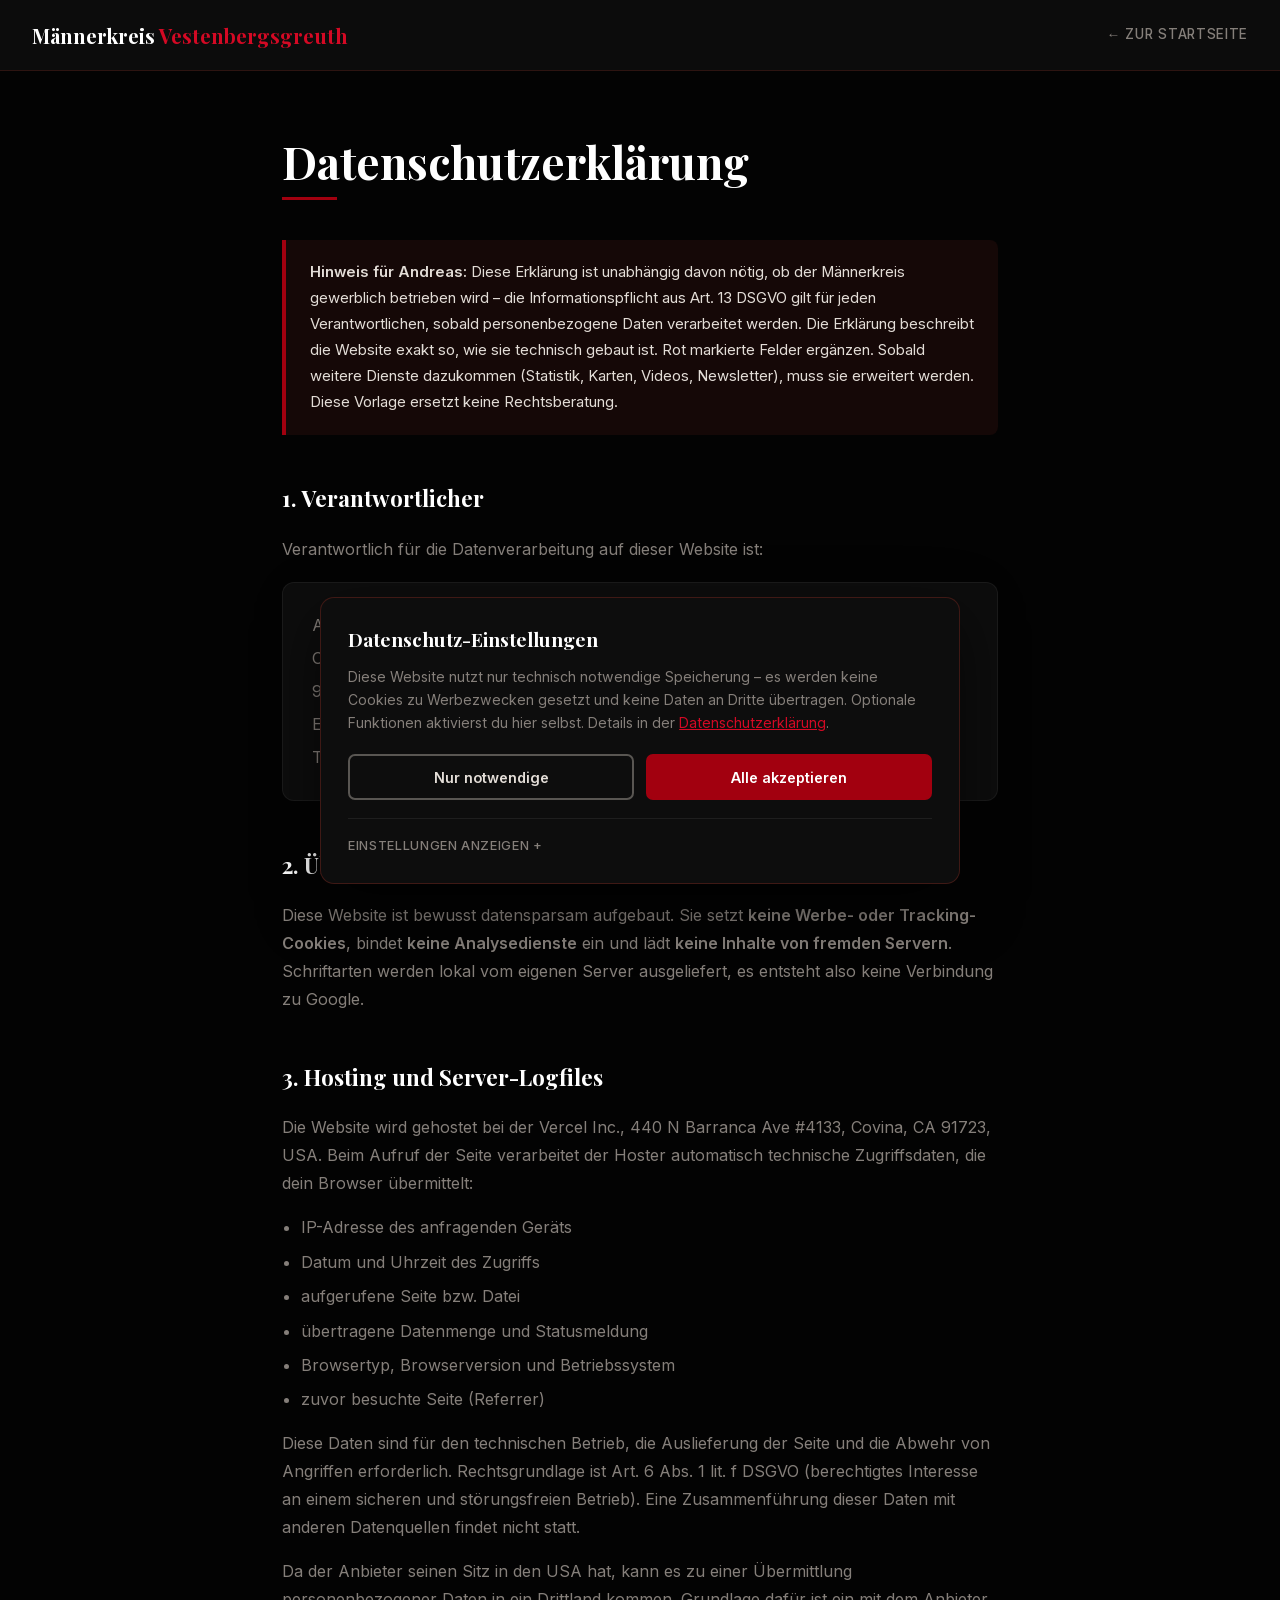
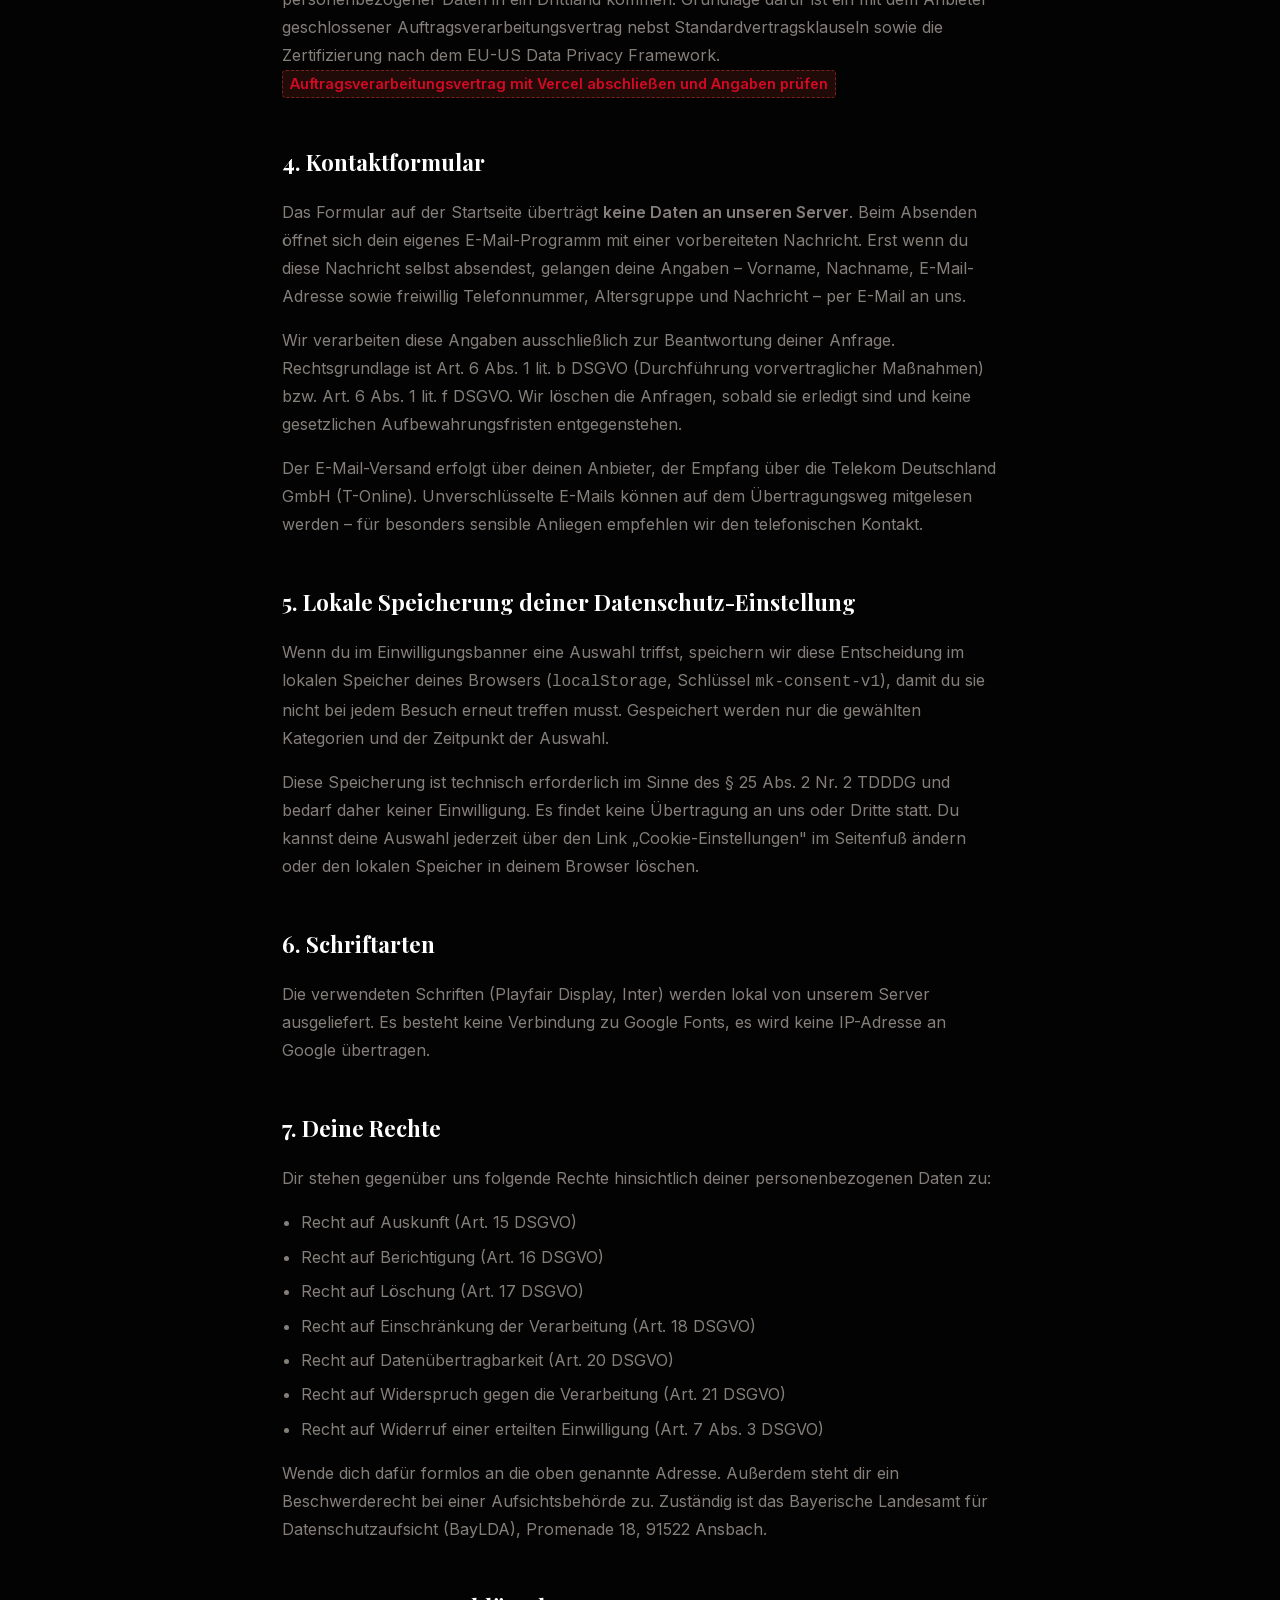
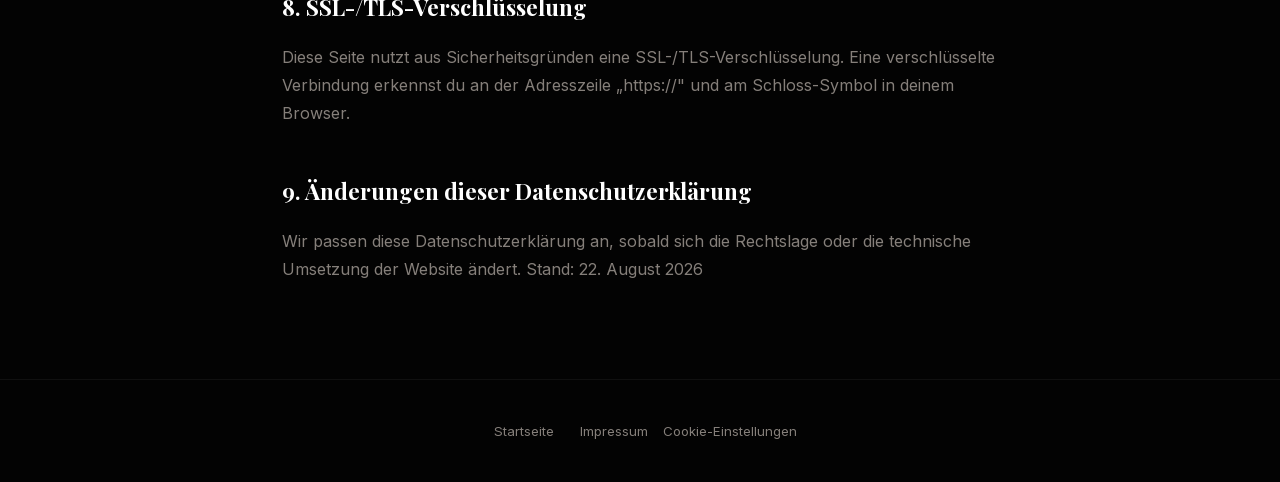
<file: datenschutz.html>
<!doctype html>
<html lang="de">
  <head>
    <meta charset="UTF-8" />
    <meta name="viewport" content="width=device-width, initial-scale=1.0" />
    <title>Datenschutzerklärung – Männerkreis Vestenbergsgreuth</title>
    <meta name="description" content="Datenschutzerklärung des Männerkreis Vestenbergsgreuth nach DSGVO." />
    <meta name="robots" content="noindex, follow" />
    <link rel="icon" type="image/svg+xml" href="favicon.svg" />
    <link rel="stylesheet" href="assets/fonts.css" />
    <link rel="stylesheet" href="assets/legal.css" />
    <link rel="stylesheet" href="assets/consent.css" />
  </head>
  <body>
    <nav class="legal-nav">
      <a class="legal-brand" href="index.html">Männerkreis <span>Vestenbergsgreuth</span></a>
      <a class="legal-back" href="index.html">← Zur Startseite</a>
    </nav>

    <main class="legal-main">
      <h1>Datenschutzerklärung</h1>
      <div class="legal-rule"></div>

      <div class="legal-note">
        <p><strong>Hinweis für Andreas:</strong> Diese Erklärung ist unabhängig davon nötig,
        ob der Männerkreis gewerblich betrieben wird – die Informationspflicht aus Art. 13 DSGVO
        gilt für jeden Verantwortlichen, sobald personenbezogene Daten verarbeitet werden.
        Die Erklärung beschreibt die Website exakt so, wie sie technisch gebaut ist.
        Rot markierte Felder ergänzen. Sobald weitere Dienste dazukommen (Statistik, Karten,
        Videos, Newsletter), muss sie erweitert werden. Diese Vorlage ersetzt keine
        Rechtsberatung.</p>
      </div>

      <h2>1. Verantwortlicher</h2>
      <p>Verantwortlich für die Datenverarbeitung auf dieser Website ist:</p>
      <div class="legal-card">
        <p>Andreas Böhm</p>
        <p>Oberwinterbach 16</p>
        <p>91487 Vestenbergsgreuth</p>
        <p>E-Mail: <a href="mailto:praxis-boehm@t-online.de">praxis-boehm@t-online.de</a></p>
        <p>Telefon: <span class="todo">Telefonnummer</span></p>
      </div>

      <h2>2. Überblick: Wie diese Website arbeitet</h2>
      <p>
        Diese Website ist bewusst datensparsam aufgebaut. Sie setzt <strong>keine
        Werbe- oder Tracking-Cookies</strong>, bindet <strong>keine Analysedienste</strong> ein
        und lädt <strong>keine Inhalte von fremden Servern</strong>. Schriftarten werden lokal
        vom eigenen Server ausgeliefert, es entsteht also keine Verbindung zu Google.
      </p>

      <h2>3. Hosting und Server-Logfiles</h2>
      <p>
        Die Website wird gehostet bei der Vercel Inc., 440 N Barranca Ave #4133, Covina,
        CA 91723, USA. Beim Aufruf der Seite verarbeitet der Hoster automatisch technische
        Zugriffsdaten, die dein Browser übermittelt:
      </p>
      <ul>
        <li>IP-Adresse des anfragenden Geräts</li>
        <li>Datum und Uhrzeit des Zugriffs</li>
        <li>aufgerufene Seite bzw. Datei</li>
        <li>übertragene Datenmenge und Statusmeldung</li>
        <li>Browsertyp, Browserversion und Betriebssystem</li>
        <li>zuvor besuchte Seite (Referrer)</li>
      </ul>
      <p>
        Diese Daten sind für den technischen Betrieb, die Auslieferung der Seite und die
        Abwehr von Angriffen erforderlich. Rechtsgrundlage ist Art. 6 Abs. 1 lit. f DSGVO
        (berechtigtes Interesse an einem sicheren und störungsfreien Betrieb). Eine
        Zusammenführung dieser Daten mit anderen Datenquellen findet nicht statt.
      </p>
      <p>
        Da der Anbieter seinen Sitz in den USA hat, kann es zu einer Übermittlung
        personenbezogener Daten in ein Drittland kommen. Grundlage dafür ist ein mit dem
        Anbieter geschlossener Auftragsverarbeitungsvertrag nebst Standardvertragsklauseln
        sowie die Zertifizierung nach dem EU-US Data Privacy Framework.
        <span class="todo">Auftragsverarbeitungsvertrag mit Vercel abschließen und Angaben
        prüfen</span>
      </p>

      <h2>4. Kontaktformular</h2>
      <p>
        Das Formular auf der Startseite überträgt <strong>keine Daten an unseren Server</strong>.
        Beim Absenden öffnet sich dein eigenes E-Mail-Programm mit einer vorbereiteten
        Nachricht. Erst wenn du diese Nachricht selbst absendest, gelangen deine Angaben
        – Vorname, Nachname, E-Mail-Adresse sowie freiwillig Telefonnummer, Altersgruppe und
        Nachricht – per E-Mail an uns.
      </p>
      <p>
        Wir verarbeiten diese Angaben ausschließlich zur Beantwortung deiner Anfrage.
        Rechtsgrundlage ist Art. 6 Abs. 1 lit. b DSGVO (Durchführung vorvertraglicher
        Maßnahmen) bzw. Art. 6 Abs. 1 lit. f DSGVO. Wir löschen die Anfragen, sobald sie
        erledigt sind und keine gesetzlichen Aufbewahrungsfristen entgegenstehen.
      </p>
      <p>
        Der E-Mail-Versand erfolgt über deinen Anbieter, der Empfang über
        die Telekom Deutschland GmbH (T-Online). Unverschlüsselte E-Mails
        können auf dem Übertragungsweg mitgelesen werden – für besonders sensible Anliegen
        empfehlen wir den telefonischen Kontakt.
      </p>

      <h2>5. Lokale Speicherung deiner Datenschutz-Einstellung</h2>
      <p>
        Wenn du im Einwilligungsbanner eine Auswahl triffst, speichern wir diese Entscheidung
        im lokalen Speicher deines Browsers (<code>localStorage</code>, Schlüssel
        <code>mk-consent-v1</code>), damit du sie nicht bei jedem Besuch erneut treffen musst.
        Gespeichert werden nur die gewählten Kategorien und der Zeitpunkt der Auswahl.
      </p>
      <p>
        Diese Speicherung ist technisch erforderlich im Sinne des § 25 Abs. 2 Nr. 2 TDDDG und
        bedarf daher keiner Einwilligung. Es findet keine Übertragung an uns oder Dritte statt.
        Du kannst deine Auswahl jederzeit über den Link „Cookie-Einstellungen" im Seitenfuß
        ändern oder den lokalen Speicher in deinem Browser löschen.
      </p>

      <h2>6. Schriftarten</h2>
      <p>
        Die verwendeten Schriften (Playfair Display, Inter) werden lokal von unserem Server
        ausgeliefert. Es besteht keine Verbindung zu Google Fonts, es wird keine IP-Adresse an
        Google übertragen.
      </p>

      <h2>7. Deine Rechte</h2>
      <p>Dir stehen gegenüber uns folgende Rechte hinsichtlich deiner personenbezogenen Daten zu:</p>
      <ul>
        <li>Recht auf Auskunft (Art. 15 DSGVO)</li>
        <li>Recht auf Berichtigung (Art. 16 DSGVO)</li>
        <li>Recht auf Löschung (Art. 17 DSGVO)</li>
        <li>Recht auf Einschränkung der Verarbeitung (Art. 18 DSGVO)</li>
        <li>Recht auf Datenübertragbarkeit (Art. 20 DSGVO)</li>
        <li>Recht auf Widerspruch gegen die Verarbeitung (Art. 21 DSGVO)</li>
        <li>Recht auf Widerruf einer erteilten Einwilligung (Art. 7 Abs. 3 DSGVO)</li>
      </ul>
      <p>
        Wende dich dafür formlos an die oben genannte Adresse. Außerdem steht dir ein
        Beschwerderecht bei einer Aufsichtsbehörde zu. Zuständig ist das Bayerische
        Landesamt für Datenschutzaufsicht (BayLDA), Promenade 18, 91522 Ansbach.
      </p>

      <h2>8. SSL-/TLS-Verschlüsselung</h2>
      <p>
        Diese Seite nutzt aus Sicherheitsgründen eine SSL-/TLS-Verschlüsselung. Eine
        verschlüsselte Verbindung erkennst du an der Adresszeile „https://" und am
        Schloss-Symbol in deinem Browser.
      </p>

      <h2>9. Änderungen dieser Datenschutzerklärung</h2>
      <p>
        Wir passen diese Datenschutzerklärung an, sobald sich die Rechtslage oder die
        technische Umsetzung der Website ändert.
        Stand: 22. August 2026
      </p>
    </main>

    <footer class="legal-footer">
      <a href="index.html">Startseite</a>
      <a href="impressum.html">Impressum</a>
      <button type="button" id="consent-reopen" class="consent-reopen">Cookie-Einstellungen</button>
    </footer>

    <script src="assets/consent.js"></script>
  </body>
</html>
</file>
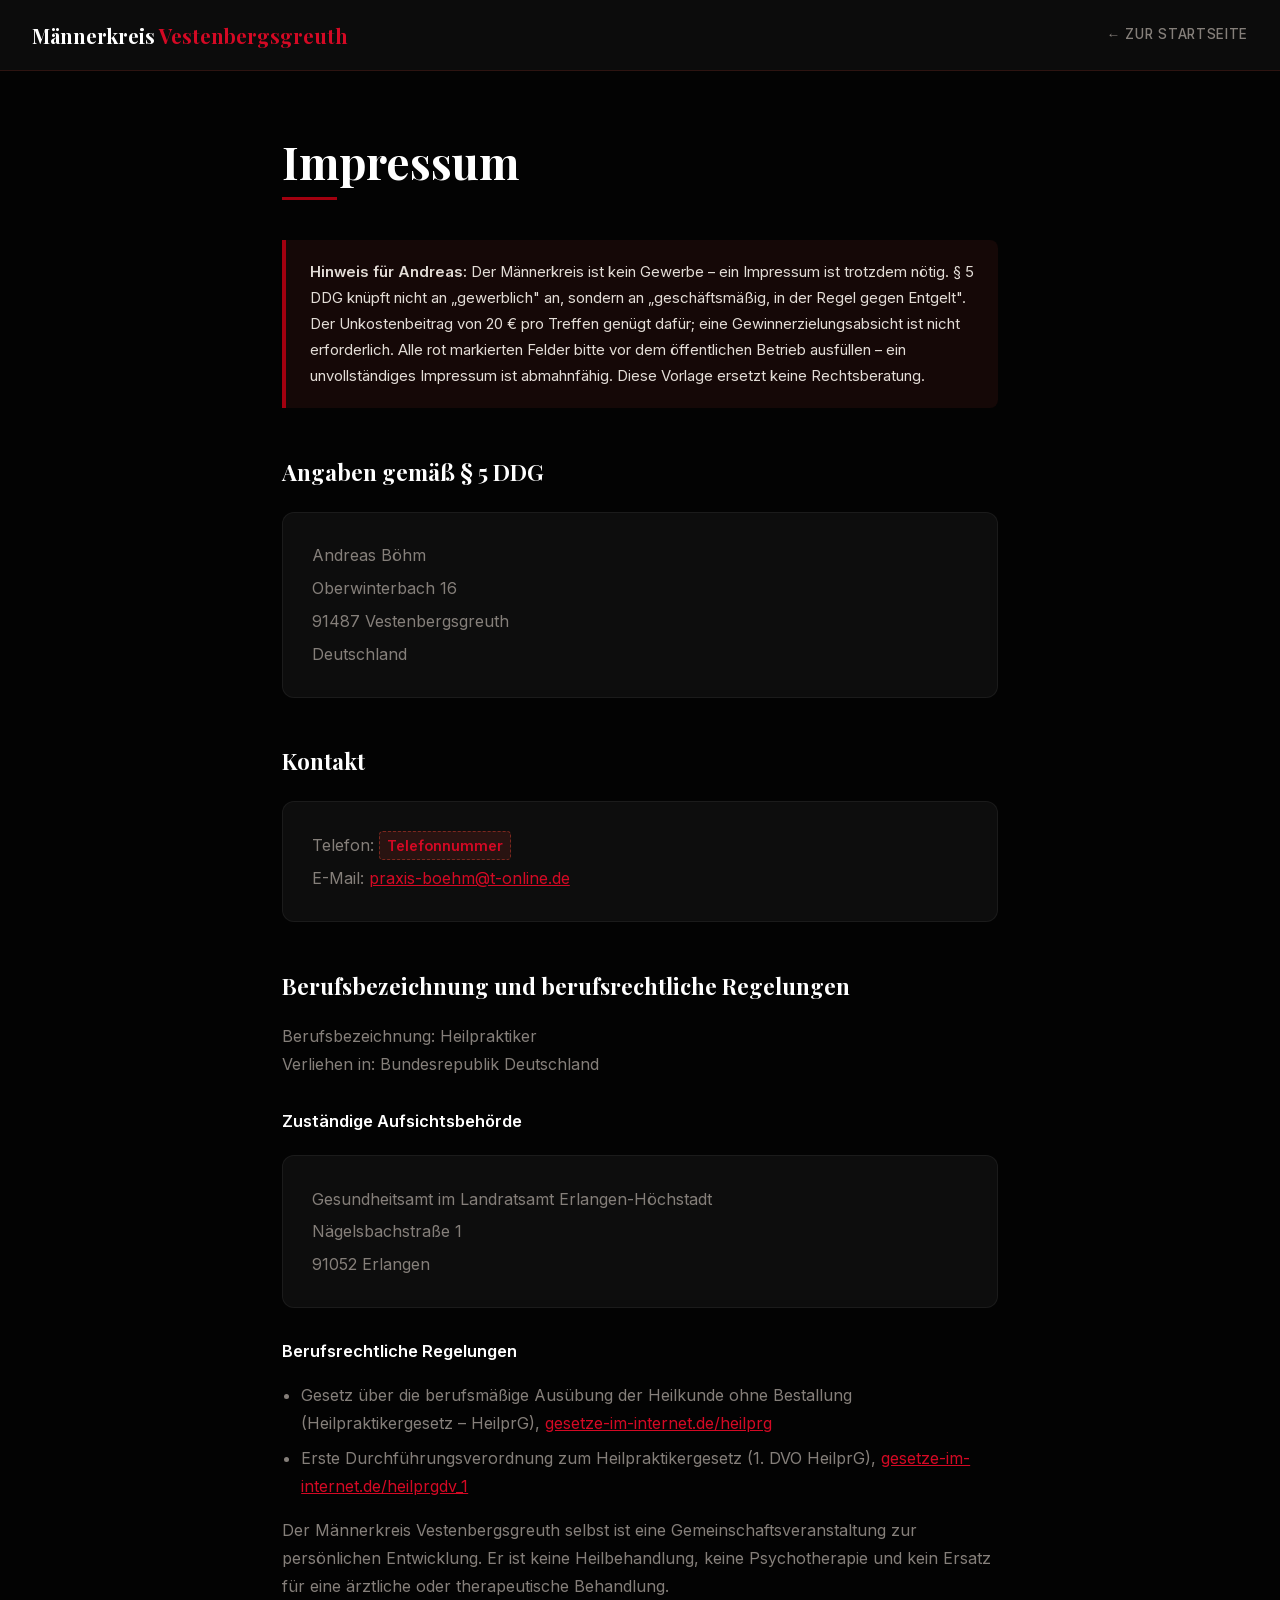
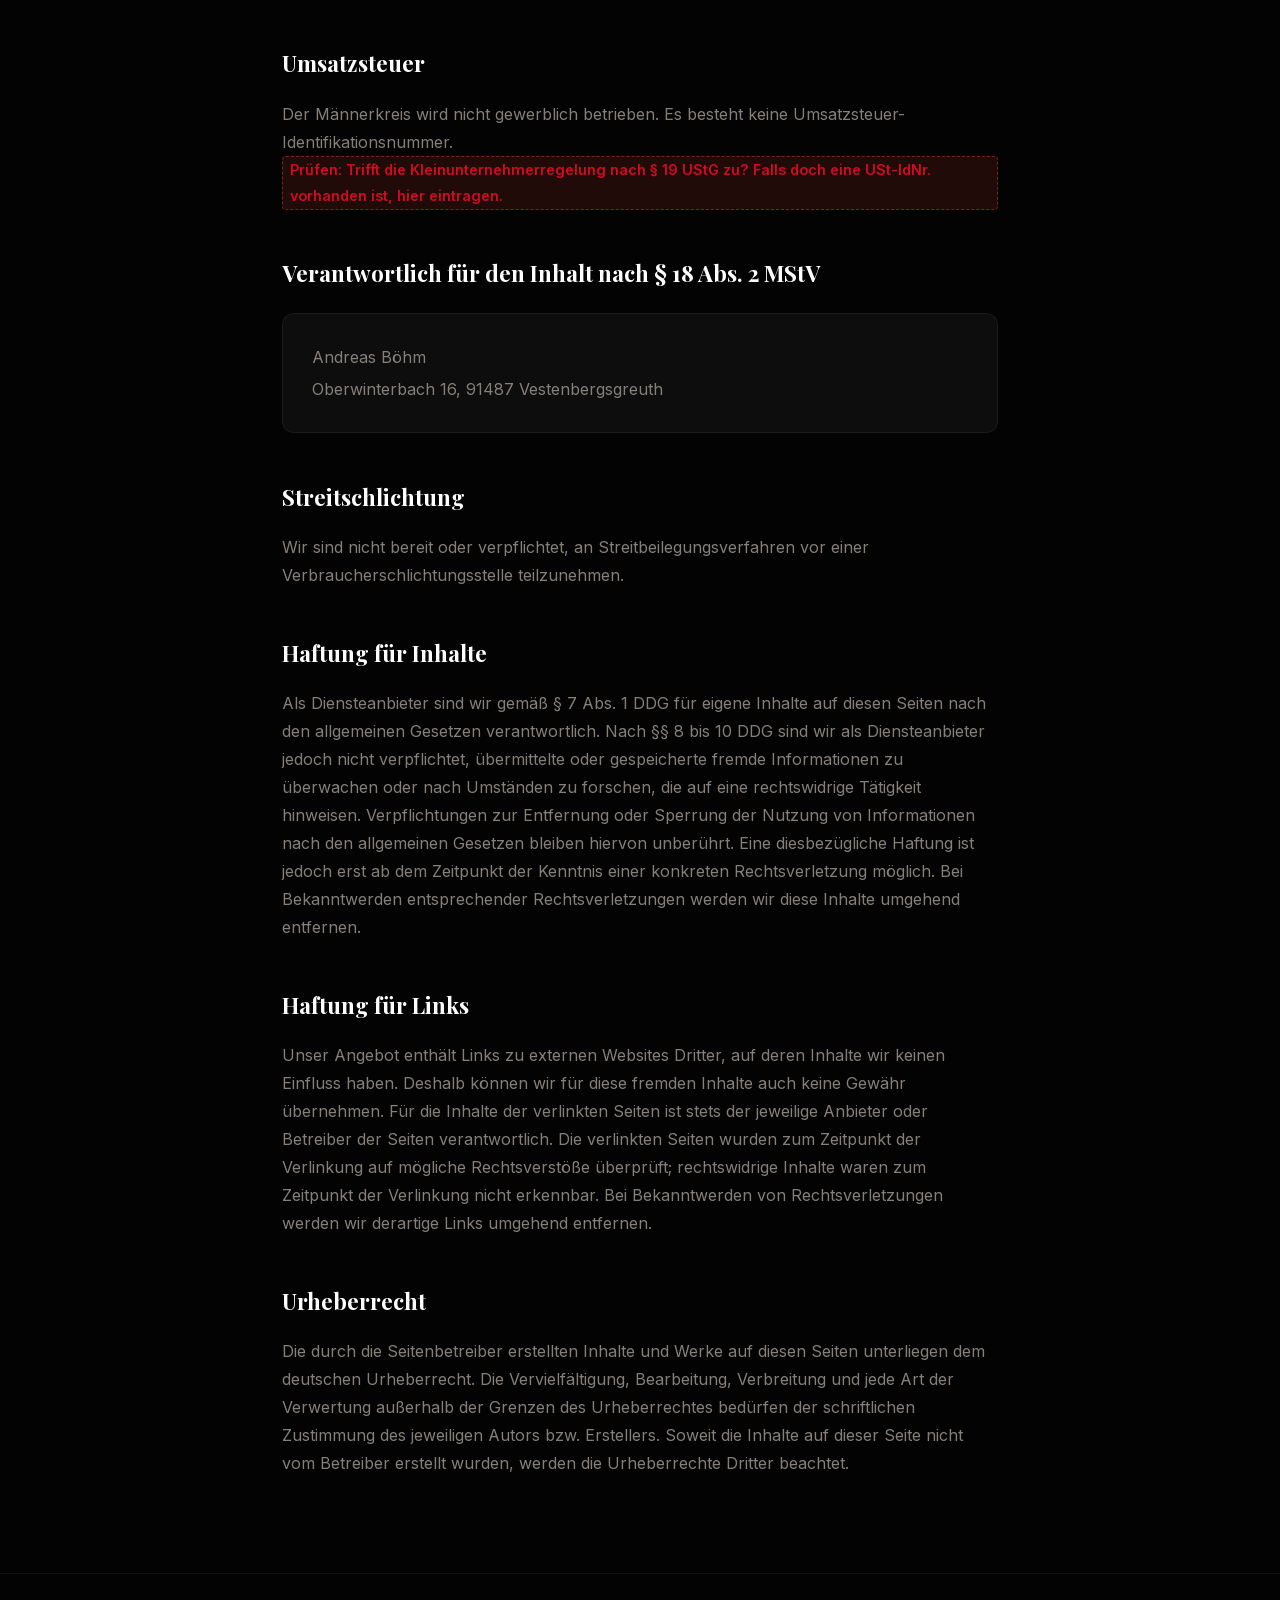
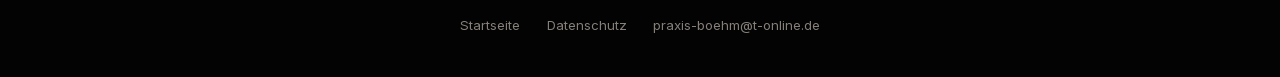
<file: impressum.html>
<!doctype html>
<html lang="de">
  <head>
    <meta charset="UTF-8" />
    <meta name="viewport" content="width=device-width, initial-scale=1.0" />
    <title>Impressum – Männerkreis Vestenbergsgreuth</title>
    <meta name="description" content="Impressum und Anbieterkennzeichnung des Männerkreis Vestenbergsgreuth." />
    <meta name="robots" content="noindex, follow" />
    <link rel="icon" type="image/svg+xml" href="favicon.svg" />
    <link rel="stylesheet" href="assets/fonts.css" />
    <link rel="stylesheet" href="assets/legal.css" />
  </head>
  <body>
    <nav class="legal-nav">
      <a class="legal-brand" href="index.html">Männerkreis <span>Vestenbergsgreuth</span></a>
      <a class="legal-back" href="index.html">← Zur Startseite</a>
    </nav>

    <main class="legal-main">
      <h1>Impressum</h1>
      <div class="legal-rule"></div>

      <div class="legal-note">
        <p><strong>Hinweis für Andreas:</strong> Der Männerkreis ist kein Gewerbe – ein
        Impressum ist trotzdem nötig. § 5 DDG knüpft nicht an „gewerblich" an, sondern an
        „geschäftsmäßig, in der Regel gegen Entgelt". Der Unkostenbeitrag von 20 € pro
        Treffen genügt dafür; eine Gewinnerzielungsabsicht ist nicht erforderlich.
        Alle rot markierten Felder bitte vor dem öffentlichen Betrieb ausfüllen –
        ein unvollständiges Impressum ist abmahnfähig. Diese Vorlage ersetzt keine
        Rechtsberatung.</p>
      </div>

      <h2>Angaben gemäß § 5 DDG</h2>
      <div class="legal-card">
        <p>Andreas Böhm</p>
        <p>Oberwinterbach 16</p>
        <p>91487 Vestenbergsgreuth</p>
        <p>Deutschland</p>
      </div>

      <h2>Kontakt</h2>
      <div class="legal-card">
        <p>Telefon: <span class="todo">Telefonnummer</span></p>
        <p>E-Mail: <a href="mailto:praxis-boehm@t-online.de">praxis-boehm@t-online.de</a></p>
      </div>

      <h2>Berufsbezeichnung und berufsrechtliche Regelungen</h2>
      <p>
        Berufsbezeichnung: Heilpraktiker<br />
        Verliehen in: Bundesrepublik Deutschland
      </p>
      <h3>Zuständige Aufsichtsbehörde</h3>
      <div class="legal-card">
        <p>Gesundheitsamt im Landratsamt Erlangen-Höchstadt</p>
        <p>Nägelsbachstraße 1</p>
        <p>91052 Erlangen</p>
      </div>
      <h3>Berufsrechtliche Regelungen</h3>
      <ul>
        <li>Gesetz über die berufsmäßige Ausübung der Heilkunde ohne Bestallung
          (Heilpraktikergesetz – HeilprG),
          <a href="https://www.gesetze-im-internet.de/heilprg/" rel="noopener">gesetze-im-internet.de/heilprg</a></li>
        <li>Erste Durchführungsverordnung zum Heilpraktikergesetz (1. DVO HeilprG),
          <a href="https://www.gesetze-im-internet.de/heilprgdv_1/" rel="noopener">gesetze-im-internet.de/heilprgdv_1</a></li>
      </ul>
      <p>
        Der Männerkreis Vestenbergsgreuth selbst ist eine Gemeinschaftsveranstaltung zur
        persönlichen Entwicklung. Er ist keine Heilbehandlung, keine Psychotherapie und kein
        Ersatz für eine ärztliche oder therapeutische Behandlung.
      </p>

      <h2>Umsatzsteuer</h2>
      <p>
        Der Männerkreis wird nicht gewerblich betrieben. Es besteht keine
        Umsatzsteuer-Identifikationsnummer.
        <span class="todo">Prüfen: Trifft die Kleinunternehmerregelung nach § 19 UStG zu?
        Falls doch eine USt-IdNr. vorhanden ist, hier eintragen.</span>
      </p>

      <h2>Verantwortlich für den Inhalt nach § 18 Abs. 2 MStV</h2>
      <div class="legal-card">
        <p>Andreas Böhm</p>
        <p>Oberwinterbach 16, 91487 Vestenbergsgreuth</p>
      </div>

      <h2>Streitschlichtung</h2>
      <p>
        Wir sind nicht bereit oder verpflichtet, an Streitbeilegungsverfahren vor einer
        Verbraucherschlichtungsstelle teilzunehmen.
      </p>

      <h2>Haftung für Inhalte</h2>
      <p>
        Als Diensteanbieter sind wir gemäß § 7 Abs. 1 DDG für eigene Inhalte auf diesen Seiten
        nach den allgemeinen Gesetzen verantwortlich. Nach §§ 8 bis 10 DDG sind wir als
        Diensteanbieter jedoch nicht verpflichtet, übermittelte oder gespeicherte fremde
        Informationen zu überwachen oder nach Umständen zu forschen, die auf eine rechtswidrige
        Tätigkeit hinweisen. Verpflichtungen zur Entfernung oder Sperrung der Nutzung von
        Informationen nach den allgemeinen Gesetzen bleiben hiervon unberührt. Eine
        diesbezügliche Haftung ist jedoch erst ab dem Zeitpunkt der Kenntnis einer konkreten
        Rechtsverletzung möglich. Bei Bekanntwerden entsprechender Rechtsverletzungen werden wir
        diese Inhalte umgehend entfernen.
      </p>

      <h2>Haftung für Links</h2>
      <p>
        Unser Angebot enthält Links zu externen Websites Dritter, auf deren Inhalte wir keinen
        Einfluss haben. Deshalb können wir für diese fremden Inhalte auch keine Gewähr
        übernehmen. Für die Inhalte der verlinkten Seiten ist stets der jeweilige Anbieter oder
        Betreiber der Seiten verantwortlich. Die verlinkten Seiten wurden zum Zeitpunkt der
        Verlinkung auf mögliche Rechtsverstöße überprüft; rechtswidrige Inhalte waren zum
        Zeitpunkt der Verlinkung nicht erkennbar. Bei Bekanntwerden von Rechtsverletzungen
        werden wir derartige Links umgehend entfernen.
      </p>

      <h2>Urheberrecht</h2>
      <p>
        Die durch die Seitenbetreiber erstellten Inhalte und Werke auf diesen Seiten unterliegen
        dem deutschen Urheberrecht. Die Vervielfältigung, Bearbeitung, Verbreitung und jede Art
        der Verwertung außerhalb der Grenzen des Urheberrechtes bedürfen der schriftlichen
        Zustimmung des jeweiligen Autors bzw. Erstellers. Soweit die Inhalte auf dieser Seite
        nicht vom Betreiber erstellt wurden, werden die Urheberrechte Dritter beachtet.
      </p>
    </main>

    <footer class="legal-footer">
      <a href="index.html">Startseite</a>
      <a href="datenschutz.html">Datenschutz</a>
      <a href="mailto:praxis-boehm@t-online.de">praxis-boehm@t-online.de</a>
    </footer>
  </body>
</html>
</file>
<file: assets/fonts.css>
/* ---------------------------------------------------------------------------
   Selbst gehostete Schriften (Playfair Display, Inter) – SIL Open Font License.
   Lokal ausgeliefert, damit beim Seitenaufruf keine Verbindung zu Google-Servern
   entsteht und keine Besucher-IP an Dritte übertragen wird (DSGVO Art. 6).
   Enthalten sind die Subsets latin und latin-ext.
--------------------------------------------------------------------------- */

/* latin-ext */
@font-face {
  font-family: 'Inter';
  font-style: normal;
  font-weight: 300;
  font-display: swap;
  src: url(fonts/inter-normal-ext.woff2) format('woff2');
  unicode-range: U+0100-02BA, U+02BD-02C5, U+02C7-02CC, U+02CE-02D7, U+02DD-02FF, U+0304, U+0308, U+0329, U+1D00-1DBF, U+1E00-1E9F, U+1EF2-1EFF, U+2020, U+20A0-20AB, U+20AD-20C0, U+2113, U+2C60-2C7F, U+A720-A7FF;
}

/* latin */
@font-face {
  font-family: 'Inter';
  font-style: normal;
  font-weight: 300;
  font-display: swap;
  src: url(fonts/inter-normal.woff2) format('woff2');
  unicode-range: U+0000-00FF, U+0131, U+0152-0153, U+02BB-02BC, U+02C6, U+02DA, U+02DC, U+0304, U+0308, U+0329, U+2000-206F, U+20AC, U+2122, U+2191, U+2193, U+2212, U+2215, U+FEFF, U+FFFD;
}

/* latin-ext */
@font-face {
  font-family: 'Inter';
  font-style: normal;
  font-weight: 400;
  font-display: swap;
  src: url(fonts/inter-normal-ext.woff2) format('woff2');
  unicode-range: U+0100-02BA, U+02BD-02C5, U+02C7-02CC, U+02CE-02D7, U+02DD-02FF, U+0304, U+0308, U+0329, U+1D00-1DBF, U+1E00-1E9F, U+1EF2-1EFF, U+2020, U+20A0-20AB, U+20AD-20C0, U+2113, U+2C60-2C7F, U+A720-A7FF;
}

/* latin */
@font-face {
  font-family: 'Inter';
  font-style: normal;
  font-weight: 400;
  font-display: swap;
  src: url(fonts/inter-normal.woff2) format('woff2');
  unicode-range: U+0000-00FF, U+0131, U+0152-0153, U+02BB-02BC, U+02C6, U+02DA, U+02DC, U+0304, U+0308, U+0329, U+2000-206F, U+20AC, U+2122, U+2191, U+2193, U+2212, U+2215, U+FEFF, U+FFFD;
}

/* latin-ext */
@font-face {
  font-family: 'Inter';
  font-style: normal;
  font-weight: 500;
  font-display: swap;
  src: url(fonts/inter-normal-ext.woff2) format('woff2');
  unicode-range: U+0100-02BA, U+02BD-02C5, U+02C7-02CC, U+02CE-02D7, U+02DD-02FF, U+0304, U+0308, U+0329, U+1D00-1DBF, U+1E00-1E9F, U+1EF2-1EFF, U+2020, U+20A0-20AB, U+20AD-20C0, U+2113, U+2C60-2C7F, U+A720-A7FF;
}

/* latin */
@font-face {
  font-family: 'Inter';
  font-style: normal;
  font-weight: 500;
  font-display: swap;
  src: url(fonts/inter-normal.woff2) format('woff2');
  unicode-range: U+0000-00FF, U+0131, U+0152-0153, U+02BB-02BC, U+02C6, U+02DA, U+02DC, U+0304, U+0308, U+0329, U+2000-206F, U+20AC, U+2122, U+2191, U+2193, U+2212, U+2215, U+FEFF, U+FFFD;
}

/* latin-ext */
@font-face {
  font-family: 'Inter';
  font-style: normal;
  font-weight: 600;
  font-display: swap;
  src: url(fonts/inter-normal-ext.woff2) format('woff2');
  unicode-range: U+0100-02BA, U+02BD-02C5, U+02C7-02CC, U+02CE-02D7, U+02DD-02FF, U+0304, U+0308, U+0329, U+1D00-1DBF, U+1E00-1E9F, U+1EF2-1EFF, U+2020, U+20A0-20AB, U+20AD-20C0, U+2113, U+2C60-2C7F, U+A720-A7FF;
}

/* latin */
@font-face {
  font-family: 'Inter';
  font-style: normal;
  font-weight: 600;
  font-display: swap;
  src: url(fonts/inter-normal.woff2) format('woff2');
  unicode-range: U+0000-00FF, U+0131, U+0152-0153, U+02BB-02BC, U+02C6, U+02DA, U+02DC, U+0304, U+0308, U+0329, U+2000-206F, U+20AC, U+2122, U+2191, U+2193, U+2212, U+2215, U+FEFF, U+FFFD;
}

/* latin-ext */
@font-face {
  font-family: 'Playfair Display';
  font-style: italic;
  font-weight: 700;
  font-display: swap;
  src: url(fonts/playfair-display-italic-ext.woff2) format('woff2');
  unicode-range: U+0100-02BA, U+02BD-02C5, U+02C7-02CC, U+02CE-02D7, U+02DD-02FF, U+0304, U+0308, U+0329, U+1D00-1DBF, U+1E00-1E9F, U+1EF2-1EFF, U+2020, U+20A0-20AB, U+20AD-20C0, U+2113, U+2C60-2C7F, U+A720-A7FF;
}

/* latin */
@font-face {
  font-family: 'Playfair Display';
  font-style: italic;
  font-weight: 700;
  font-display: swap;
  src: url(fonts/playfair-display-italic.woff2) format('woff2');
  unicode-range: U+0000-00FF, U+0131, U+0152-0153, U+02BB-02BC, U+02C6, U+02DA, U+02DC, U+0304, U+0308, U+0329, U+2000-206F, U+20AC, U+2122, U+2191, U+2193, U+2212, U+2215, U+FEFF, U+FFFD;
}

/* latin-ext */
@font-face {
  font-family: 'Playfair Display';
  font-style: normal;
  font-weight: 700;
  font-display: swap;
  src: url(fonts/playfair-display-normal-ext.woff2) format('woff2');
  unicode-range: U+0100-02BA, U+02BD-02C5, U+02C7-02CC, U+02CE-02D7, U+02DD-02FF, U+0304, U+0308, U+0329, U+1D00-1DBF, U+1E00-1E9F, U+1EF2-1EFF, U+2020, U+20A0-20AB, U+20AD-20C0, U+2113, U+2C60-2C7F, U+A720-A7FF;
}

/* latin */
@font-face {
  font-family: 'Playfair Display';
  font-style: normal;
  font-weight: 700;
  font-display: swap;
  src: url(fonts/playfair-display-normal.woff2) format('woff2');
  unicode-range: U+0000-00FF, U+0131, U+0152-0153, U+02BB-02BC, U+02C6, U+02DA, U+02DC, U+0304, U+0308, U+0329, U+2000-206F, U+20AC, U+2122, U+2191, U+2193, U+2212, U+2215, U+FEFF, U+FFFD;
}

/* latin-ext */
@font-face {
  font-family: 'Playfair Display';
  font-style: normal;
  font-weight: 900;
  font-display: swap;
  src: url(fonts/playfair-display-normal-ext.woff2) format('woff2');
  unicode-range: U+0100-02BA, U+02BD-02C5, U+02C7-02CC, U+02CE-02D7, U+02DD-02FF, U+0304, U+0308, U+0329, U+1D00-1DBF, U+1E00-1E9F, U+1EF2-1EFF, U+2020, U+20A0-20AB, U+20AD-20C0, U+2113, U+2C60-2C7F, U+A720-A7FF;
}

/* latin */
@font-face {
  font-family: 'Playfair Display';
  font-style: normal;
  font-weight: 900;
  font-display: swap;
  src: url(fonts/playfair-display-normal.woff2) format('woff2');
  unicode-range: U+0000-00FF, U+0131, U+0152-0153, U+02BB-02BC, U+02C6, U+02DA, U+02DC, U+0304, U+0308, U+0329, U+2000-206F, U+20AC, U+2122, U+2191, U+2193, U+2212, U+2215, U+FEFF, U+FFFD;
}
</file>
<file: assets/interactions.css>
/* ---------------------------------------------------------------------------
   Männerkreis Vestenbergsgreuth – Interaktions-Styles
   Im Original (React) waren diese Zustände als onMouseEnter/onFocus-Handler
   direkt am Element gesetzt. Hier als CSS. Die !important-Angaben sind nötig,
   weil die Grundwerte als inline-style am Element stehen.
--------------------------------------------------------------------------- */

/* --- Navigation --- */
.nav-link:hover      { color: oklch(0.55 0.22 25) !important; }
.btn-nav-cta:hover   { background: oklch(0.55 0.22 25) !important; }

/* --- Buttons --- */
.btn-primary:hover {
  background: oklch(0.55 0.22 25) !important;
  border-color: oklch(0.55 0.22 25) !important;
}
.btn-ghost:hover {
  border-color: oklch(0.9 0.01 65) !important;
  background: rgba(232, 224, 213, 0.07) !important;
}
.btn-submit { cursor: pointer; }
.btn-submit:hover {
  background: oklch(0.55 0.22 25) !important;
  transform: translateY(-2px);
  box-shadow: 0 8px 30px rgba(192, 57, 43, 0.4);
}
.btn-sticky:hover {
  background: oklch(0.55 0.22 25) !important;
  transform: scale(1.05);
}

/* --- Karten --- */
.card-sm:hover {
  border-color: rgba(192, 57, 43, 0.35) !important;
  transform: translateY(-4px);
}
.card-lg:hover {
  border-color: rgba(192, 57, 43, 0.4) !important;
  transform: translateY(-6px);
  box-shadow: 0 20px 60px rgba(0, 0, 0, 0.4);
}

/* --- Links in Kontaktblock und Footer --- */
.contact-link:hover,
.footer-link:hover { color: oklch(0.55 0.22 25) !important; }

/* --- Formularfelder --- */
.field { cursor: text; }
select.field { cursor: pointer; }
.field:focus { border-color: oklch(0.44 0.19 25) !important; }
.field::placeholder { color: oklch(0.45 0.01 65); }

/* --- FAQ-Akkordeon --- */
.faq-toggle { cursor: pointer; }
.faq-item.is-open { border-color: rgba(192, 57, 43, 0.4) !important; }
.faq-item.is-open .faq-icon {
  background: oklch(0.44 0.19 25) !important;
  color: white !important;
  transform: rotate(45deg) !important;
}
.faq-item.is-open .faq-panel { max-height: 300px !important; }

/* --- Sticky-CTA unten rechts --- */
#sticky-cta.is-visible {
  opacity: 1 !important;
  transform: translateY(0) !important;
  pointer-events: auto !important;
}

/* --- Mobiles Menü --- */
#mobile-menu.is-open { display: flex !important; }
#menu-close { cursor: pointer; }
.menu-btn { cursor: pointer; }

/* --- Reduzierte Bewegung respektieren --- */
@media (prefers-reduced-motion: reduce) {
  .fade-up { opacity: 1 !important; transform: none !important; transition: none !important; }
}
</file>
<file: assets/consent.css>
/* ---------------------------------------------------------------------------
   Cookie-/Einwilligungsbanner
   Gestaltung im CI der Seite. „Ablehnen" ist bewusst genauso prominent wie
   „Akzeptieren" – ungleich gewichtete Buttons gelten als Dark Pattern und
   machen die Einwilligung unwirksam (DSGVO Art. 4 Nr. 11, Art. 7).
--------------------------------------------------------------------------- */

.consent-banner {
  position: fixed;
  left: 1rem;
  right: 1rem;
  bottom: 1rem;
  z-index: 2000;
  max-width: 640px;
  margin: 0 auto;
  background: oklch(0.16 0 0);
  border: 1px solid rgba(192, 57, 43, 0.28);
  border-radius: 14px;
  padding: 1.6rem 1.7rem;
  box-shadow: 0 20px 60px rgba(0, 0, 0, 0.55);
  font-family: 'Inter', sans-serif;
  color: oklch(0.9 0.01 65);
  opacity: 0;
  transform: translateY(16px);
  transition: opacity 0.35s, transform 0.35s;
}
.consent-banner[hidden] { display: none; }
.consent-banner.is-visible { opacity: 1; transform: translateY(0); }

.consent-title {
  font-family: 'Playfair Display', serif;
  font-size: 1.2rem;
  font-weight: 700;
  color: white;
  margin: 0 0 0.5rem;
}
.consent-text {
  font-size: 0.88rem;
  line-height: 1.65;
  color: oklch(0.6 0.01 65);
  margin: 0 0 1.2rem;
}
.consent-text a { color: oklch(0.55 0.22 25); text-decoration: underline; }

.consent-actions { display: flex; gap: 0.7rem; flex-wrap: wrap; }
.consent-btn {
  flex: 1 1 160px;
  padding: 0.8rem 1.4rem;
  border-radius: 7px;
  font-family: 'Inter', sans-serif;
  font-size: 0.9rem;
  font-weight: 600;
  cursor: pointer;
  transition: background 0.3s, border-color 0.3s, color 0.3s;
}
.consent-btn-accept {
  background: oklch(0.44 0.19 25);
  color: white;
  border: 2px solid oklch(0.44 0.19 25);
}
.consent-btn-accept:hover {
  background: oklch(0.55 0.22 25);
  border-color: oklch(0.55 0.22 25);
}
.consent-btn-reject {
  background: transparent;
  color: oklch(0.9 0.01 65);
  border: 2px solid rgba(232, 224, 213, 0.35);
}
.consent-btn-reject:hover {
  border-color: oklch(0.9 0.01 65);
  background: rgba(232, 224, 213, 0.07);
}

/* --- Aufklappbare Details --- */
.consent-details {
  margin-top: 1.1rem;
  border-top: 1px solid rgba(255, 255, 255, 0.07);
  padding-top: 1rem;
}
.consent-details summary {
  cursor: pointer;
  font-size: 0.8rem;
  font-weight: 500;
  letter-spacing: 0.05em;
  text-transform: uppercase;
  color: oklch(0.6 0.01 65);
  list-style: none;
  transition: color 0.3s;
}
.consent-details summary::-webkit-details-marker { display: none; }
.consent-details summary::after { content: ' +'; }
.consent-details[open] summary::after { content: ' –'; }
.consent-details summary:hover { color: oklch(0.55 0.22 25); }

.consent-category {
  display: flex;
  align-items: flex-start;
  gap: 0.8rem;
  margin-top: 1rem;
  font-size: 0.84rem;
  line-height: 1.6;
}
.consent-category input { margin-top: 0.25rem; accent-color: oklch(0.44 0.19 25); }
.consent-category input:disabled { opacity: 0.55; }
.consent-category strong { display: block; color: white; font-weight: 600; }
.consent-category span { color: oklch(0.6 0.01 65); }

/* --- Footer-Button zum Widerruf, sieht aus wie ein Footer-Link --- */
.consent-reopen {
  background: none;
  border: none;
  padding: 0;
  font-family: 'Inter', sans-serif;
  font-size: 0.83rem;
  color: oklch(0.6 0.01 65);
  cursor: pointer;
  transition: color 0.3s;
}
.consent-reopen:hover { color: oklch(0.55 0.22 25); }

@media (max-width: 520px) {
  .consent-banner { padding: 1.3rem 1.2rem; }
  .consent-btn { flex: 1 1 100%; }
}
@media (prefers-reduced-motion: reduce) {
  .consent-banner { transition: none; }
}
</file>
<file: assets/legal.css>
/* ---------------------------------------------------------------------------
   Styling für die Rechtsseiten (Impressum, Datenschutzerklärung).
   Übernimmt Palette und Typografie der Startseite.
--------------------------------------------------------------------------- */
:root {
  --mk-bg:      oklch(0.10 0 0);
  --mk-surface: oklch(0.16 0 0);
  --mk-text:    oklch(0.90 0.01 65);
  --mk-muted:   oklch(0.60 0.01 65);
  --mk-accent:  oklch(0.55 0.22 25);
  --mk-accent-strong: oklch(0.44 0.19 25);
}

* { box-sizing: border-box; }

body {
  margin: 0;
  background: var(--mk-bg);
  color: var(--mk-text);
  font-family: 'Inter', sans-serif;
  font-size: 1rem;
  line-height: 1.75;
  -webkit-font-smoothing: antialiased;
}

.legal-nav {
  position: sticky;
  top: 0;
  z-index: 10;
  display: flex;
  align-items: center;
  justify-content: space-between;
  gap: 1rem;
  flex-wrap: wrap;
  padding: 1.1rem 2rem;
  background: rgba(13, 13, 13, 0.93);
  backdrop-filter: blur(12px);
  border-bottom: 1px solid rgba(192, 57, 43, 0.18);
}
.legal-brand {
  font-family: 'Playfair Display', serif;
  font-size: 1.25rem;
  font-weight: 700;
  color: white;
  text-decoration: none;
}
.legal-brand span { color: var(--mk-accent); }
.legal-back {
  color: var(--mk-muted);
  text-decoration: none;
  font-size: 0.85rem;
  font-weight: 500;
  letter-spacing: 0.05em;
  text-transform: uppercase;
  transition: color 0.3s;
}
.legal-back:hover { color: var(--mk-accent); }

.legal-main { max-width: 780px; margin: 0 auto; padding: 4rem 2rem 5rem; }

.legal-main h1 {
  font-family: 'Playfair Display', serif;
  font-size: clamp(2rem, 5vw, 2.8rem);
  font-weight: 700;
  color: white;
  line-height: 1.2;
  margin: 0 0 0.5rem;
}
.legal-rule { width: 55px; height: 3px; background: var(--mk-accent-strong); margin: 0 0 2.5rem; }

.legal-main h2 {
  font-family: 'Playfair Display', serif;
  font-size: 1.4rem;
  font-weight: 700;
  color: white;
  margin: 2.8rem 0 0.9rem;
}
.legal-main h3 {
  font-size: 1.02rem;
  font-weight: 600;
  color: white;
  margin: 1.8rem 0 0.5rem;
}
.legal-main p, .legal-main li { color: var(--mk-muted); }
.legal-main ul { padding-left: 1.2rem; }
.legal-main li { margin-bottom: 0.4rem; }
.legal-main a { color: var(--mk-accent); text-decoration: underline; }

.legal-card {
  background: var(--mk-surface);
  border: 1px solid rgba(255, 255, 255, 0.06);
  border-radius: 12px;
  padding: 1.5rem 1.8rem;
  margin: 1.2rem 0;
}
.legal-card p { margin: 0.3rem 0; }

/* Deutlich sichtbare Markierung für Angaben, die noch fehlen. */
.todo {
  display: inline-block;
  background: rgba(192, 57, 43, 0.16);
  border: 1px dashed rgba(192, 57, 43, 0.55);
  border-radius: 4px;
  padding: 0.05rem 0.45rem;
  color: var(--mk-accent);
  font-size: 0.9em;
  font-weight: 600;
}

.legal-note {
  background: rgba(192, 57, 43, 0.09);
  border-left: 4px solid var(--mk-accent-strong);
  border-radius: 0 8px 8px 0;
  padding: 1.2rem 1.5rem;
  margin: 2rem 0;
}
.legal-note p { margin: 0; color: var(--mk-text); font-size: 0.93rem; }

.legal-footer {
  border-top: 1px solid rgba(255, 255, 255, 0.05);
  padding: 2.5rem 2rem;
  text-align: center;
  font-size: 0.83rem;
  color: var(--mk-muted);
}
.legal-footer a { color: var(--mk-muted); text-decoration: none; margin: 0 0.7rem; transition: color 0.3s; }
.legal-footer a:hover { color: var(--mk-accent); }
</file>
